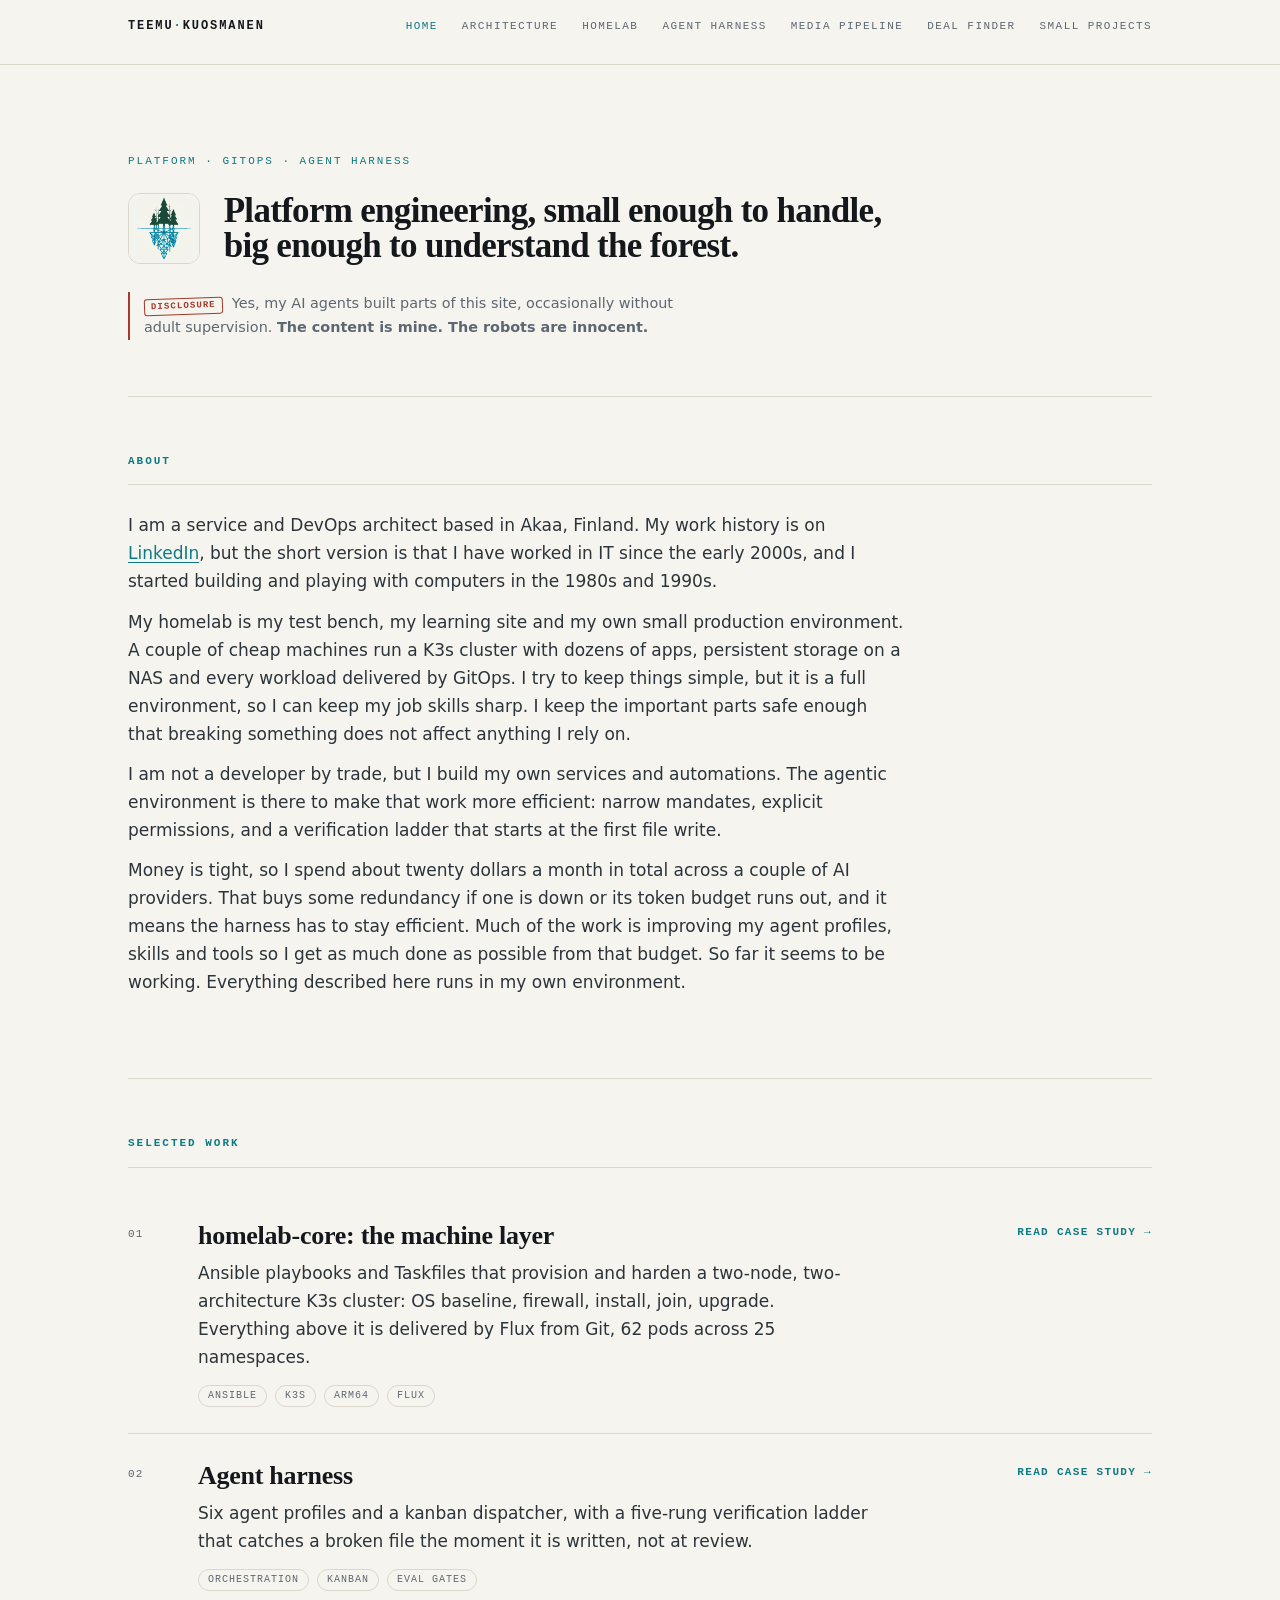
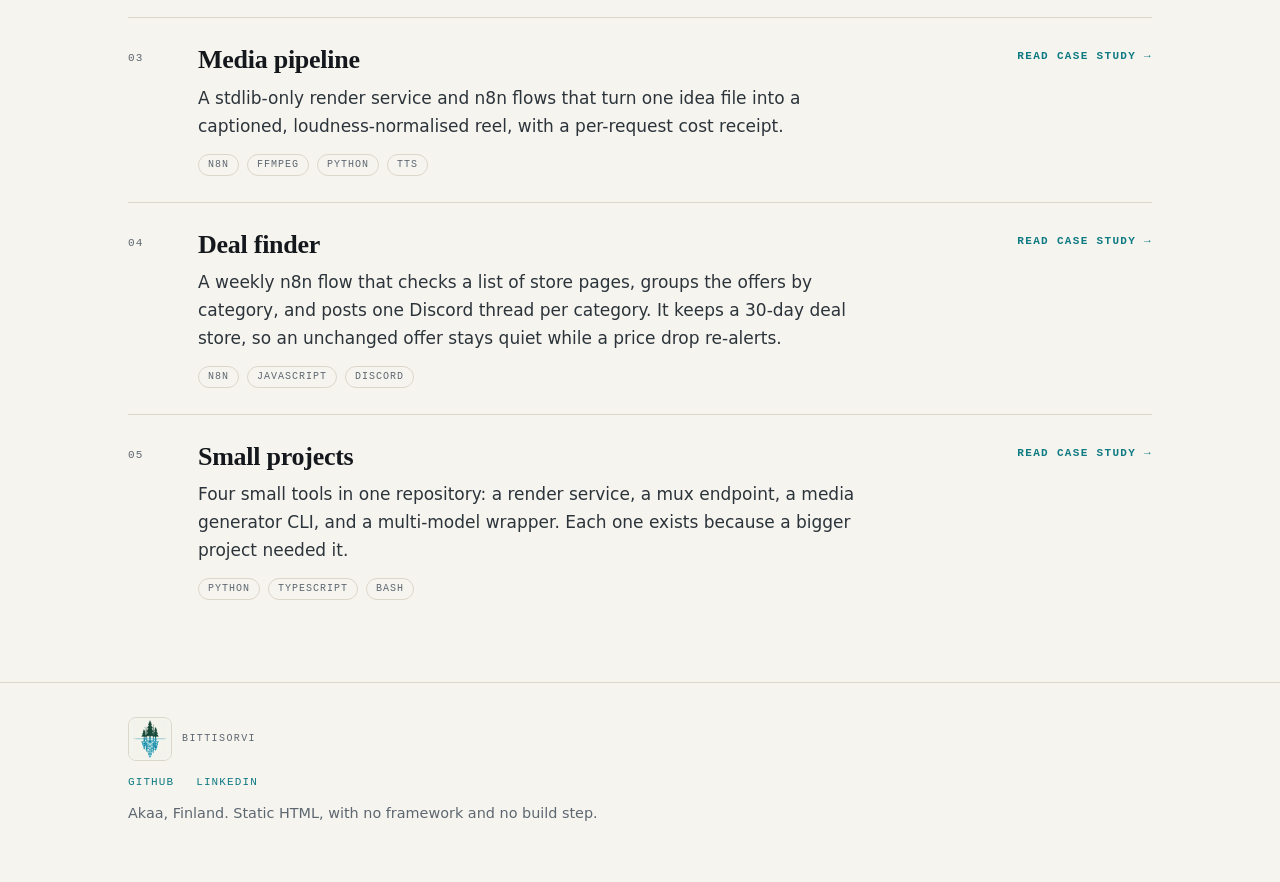
<file: index.html>
<!DOCTYPE html>
<html lang="en">
<head>
<meta charset="utf-8">
<meta name="viewport" content="width=device-width,initial-scale=1">
<title>Teemu · platform &amp; agent engineering</title>
<meta name="description" content="A multi-arch Kubernetes cluster run entirely through Git, and a fleet of AI agents shipping into it under review gates.">
<link rel="stylesheet" href="styles.css">
<meta property="og:type" content="website">
<meta property="og:site_name" content="Teemu · platform engineering">
<meta property="og:title" content="Teemu · platform &amp; agent engineering">
<meta property="og:description" content="A multi-arch Kubernetes cluster run entirely through Git, and a fleet of AI agents shipping into it under review gates.">
<meta property="og:url" content="https://bittisorvi.github.io/">
<meta property="og:image" content="https://bittisorvi.github.io/og.png">
<meta property="og:image:width" content="1200">
<meta property="og:image:height" content="630">
<meta name="twitter:card" content="summary_large_image">
<link rel="icon" href="favicon.svg" type="image/svg+xml">
</head>
<body>
<a class="skip" href="#main">Skip to content</a>

<header class="site">
  <div class="wrap">
    <a class="brand" href="index.html">TEEMU<span>·</span>KUOSMANEN</a>
    <nav aria-label="Main">
      <ul>
        <li><a href="index.html" aria-current="page">Home</a></li>
        <li><a href="architecture.html">Architecture</a></li>
        <li><a href="homelab.html">Homelab</a></li>
        <li><a href="agent-harness.html">Agent harness</a></li>
        <li><a href="media-pipeline.html">Media pipeline</a></li>
        <li><a href="deal-finder.html">Deal finder</a></li>
        <li><a href="small-projects.html">Small projects</a></li>
      </ul>
    </nav>
  </div>
</header>

<main id="main">
  <div class="wrap">

    <div class="hero">
      <p class="kicker">Platform · GitOps · Agent harness</p>
      <div class="hero-lockup">
        <img class="hero-mark" src="bittisorvi-mark.png" alt="Bittisorvi" width="100" height="100">
        <h1>Platform engineering, small enough to handle,<br>big enough to understand the forest.</h1>
      </div>
      <p class="note disclosure"><span class="stamp">Disclosure</span>Yes, my AI agents built parts of
        this site, occasionally without adult supervision. <strong>The content is mine. The robots are
        innocent.</strong></p>
    </div>

    <section aria-labelledby="about">
      <h2 id="about">About</h2>
      <div class="block">
        <p>I am a service and DevOps architect based in Akaa, Finland. My work history is on
          <a href="https://www.linkedin.com/in/teemu-kuosmanen-785186122/">LinkedIn</a>, but the short
          version is that I have worked in IT since the early 2000s, and I started building and playing
          with computers in the 1980s and 1990s.</p>
        <p>My homelab is my test bench, my learning site and my own small production environment. A
          couple of cheap machines run a K3s cluster with dozens of apps, persistent storage on a NAS and
          every workload delivered by GitOps. I try to keep things simple, but it is a full environment,
          so I can keep my job skills sharp. I keep the important parts safe enough that breaking
          something does not affect anything I rely on.</p>
        <p>I am not a developer by trade, but I build my own services and automations. The agentic
          environment is there to make that work more efficient: narrow mandates, explicit permissions,
          and a verification ladder that starts at the first file write.</p>
        <p>Money is tight, so I spend about twenty dollars a month in total across a couple of AI
          providers. That buys some redundancy if one is down or its token budget runs out, and it means
          the harness has to stay efficient. Much of the work is improving my agent profiles, skills and
          tools so I get as much done as possible from that budget. So far it seems to be working.
          Everything described here runs in my own environment.</p>
      </div>
    </section>

    <section aria-labelledby="work">
      <h2 id="work">Selected work</h2>
      <div class="rows">

        <a class="row" href="homelab.html">
          <span class="idx">01</span>
          <div>
            <h3>homelab-core: the machine layer</h3>
            <p>Ansible playbooks and Taskfiles that provision and harden a two-node, two-architecture
              K3s cluster: OS baseline, firewall, install, join, upgrade. Everything above it is
              delivered by Flux from Git, 62 pods across 25 namespaces.</p>
            <ul class="chips"><li>Ansible</li><li>K3s</li><li>ARM64</li><li>Flux</li></ul>
          </div>
          <span class="go">Read case study →</span>
        </a>

        <a class="row" href="agent-harness.html">
          <span class="idx">02</span>
          <div>
            <h3>Agent harness</h3>
            <p>Six agent profiles and a kanban dispatcher, with a five-rung verification ladder that
              catches a broken file the moment it is written, not at review.</p>
            <ul class="chips"><li>Orchestration</li><li>Kanban</li><li>Eval gates</li></ul>
          </div>
          <span class="go">Read case study →</span>
        </a>

        <a class="row" href="media-pipeline.html">
          <span class="idx">03</span>
          <div>
            <h3>Media pipeline</h3>
            <p>A stdlib-only render service and n8n flows that turn one idea file into a captioned,
              loudness-normalised reel, with a per-request cost receipt.</p>
            <ul class="chips"><li>n8n</li><li>ffmpeg</li><li>Python</li><li>TTS</li></ul>
          </div>
          <span class="go">Read case study →</span>
        </a>

        <a class="row" href="deal-finder.html">
          <span class="idx">04</span>
          <div>
            <h3>Deal finder</h3>
            <p>A weekly n8n flow that checks a list of store pages, groups the offers by category, and
              posts one Discord thread per category. It keeps a 30-day deal store, so an unchanged offer
              stays quiet while a price drop re-alerts.</p>
            <ul class="chips"><li>n8n</li><li>JavaScript</li><li>Discord</li></ul>
          </div>
          <span class="go">Read case study →</span>
        </a>

        <a class="row" href="small-projects.html">
          <span class="idx">05</span>
          <div>
            <h3>Small projects</h3>
            <p>Four small tools in one repository: a render service, a mux endpoint, a media generator
              CLI, and a multi-model wrapper. Each one exists because a bigger project needed it.</p>
            <ul class="chips"><li>Python</li><li>TypeScript</li><li>Bash</li></ul>
          </div>
          <span class="go">Read case study →</span>
        </a>

      </div>
    </section>

  </div>
</main>

<footer class="site">
  <div class="wrap">
    <div class="foot-mark">
      <img src="bittisorvi-mark.png" alt="Bittisorvi" width="44" height="44">
      <span>Bittisorvi</span>
    </div>
    <div class="links">
      <a href="https://github.com/Bittisorvi">GitHub</a>
      <a href="https://www.linkedin.com/in/teemu-kuosmanen-785186122/">LinkedIn</a>
    </div>
    <p>Akaa, Finland. Static HTML, with no framework and no build step.</p>
  </div>
</footer>

</body>
</html>
</file>
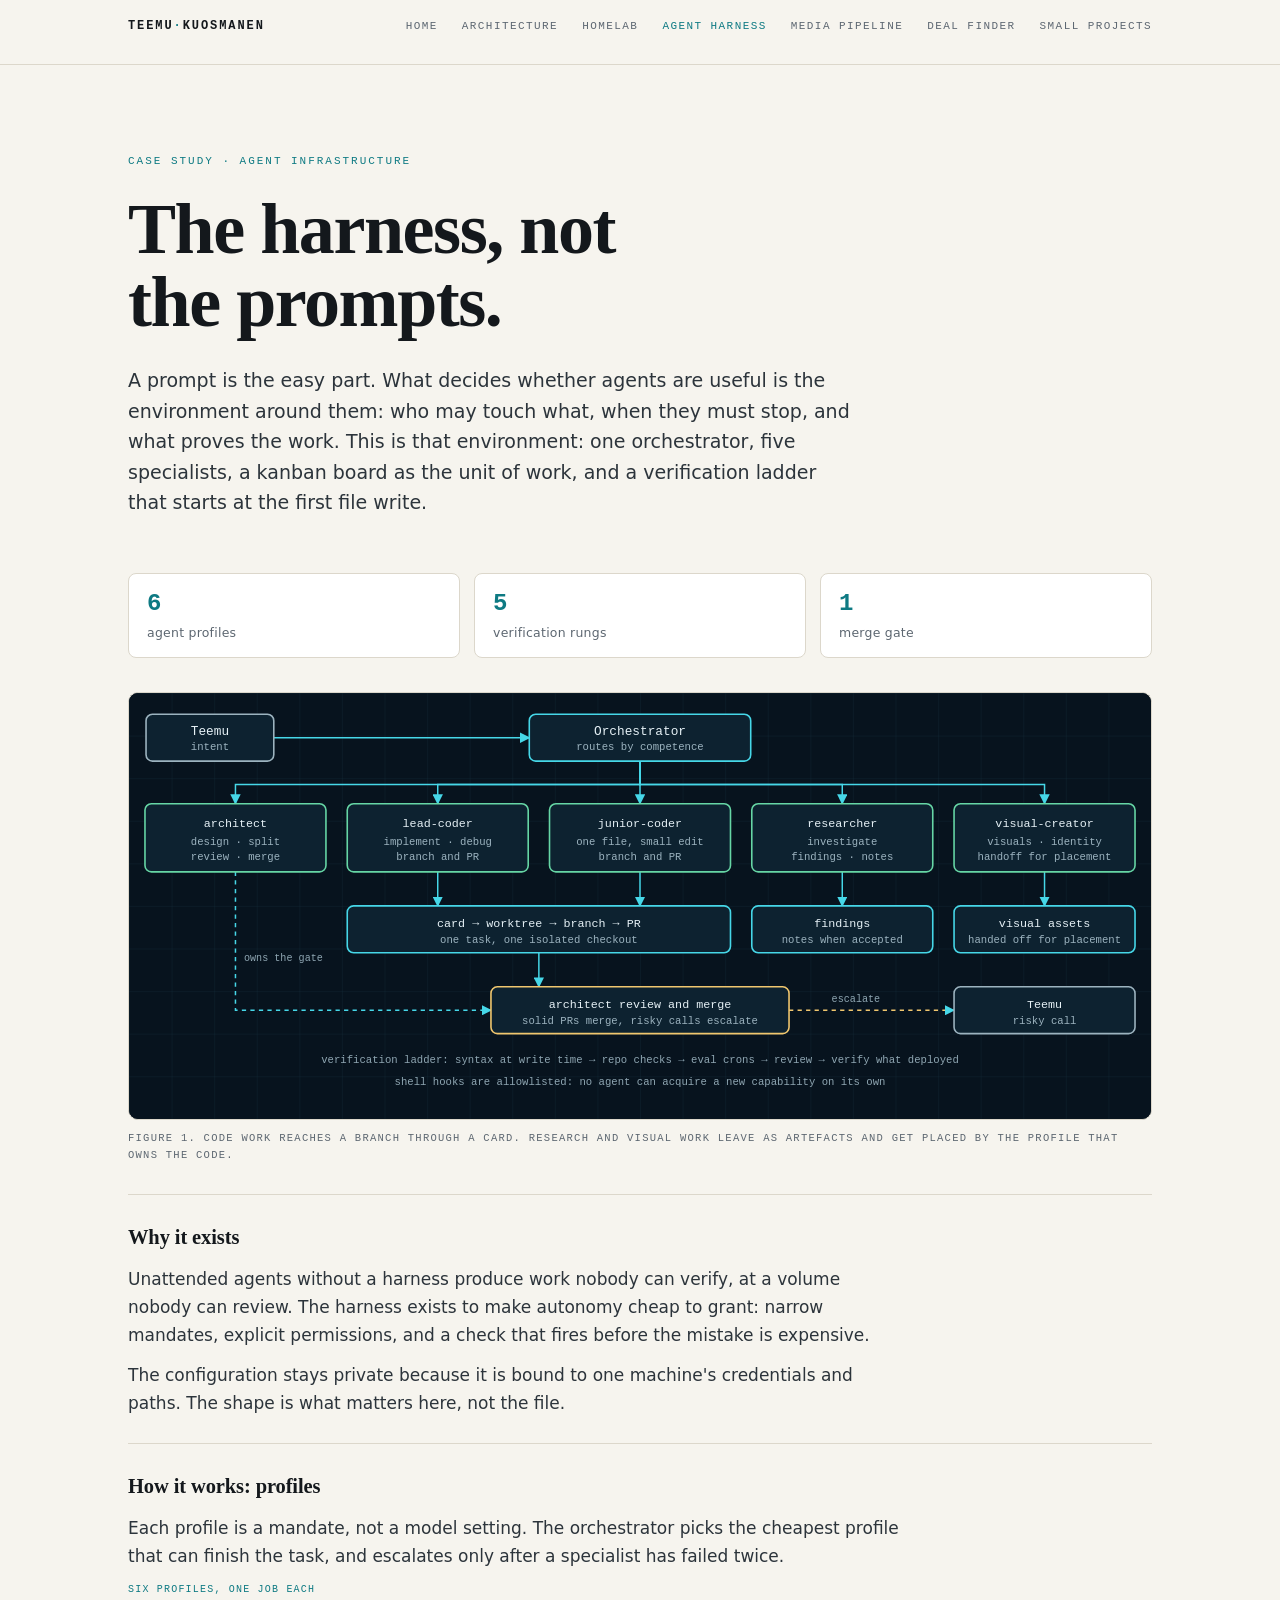
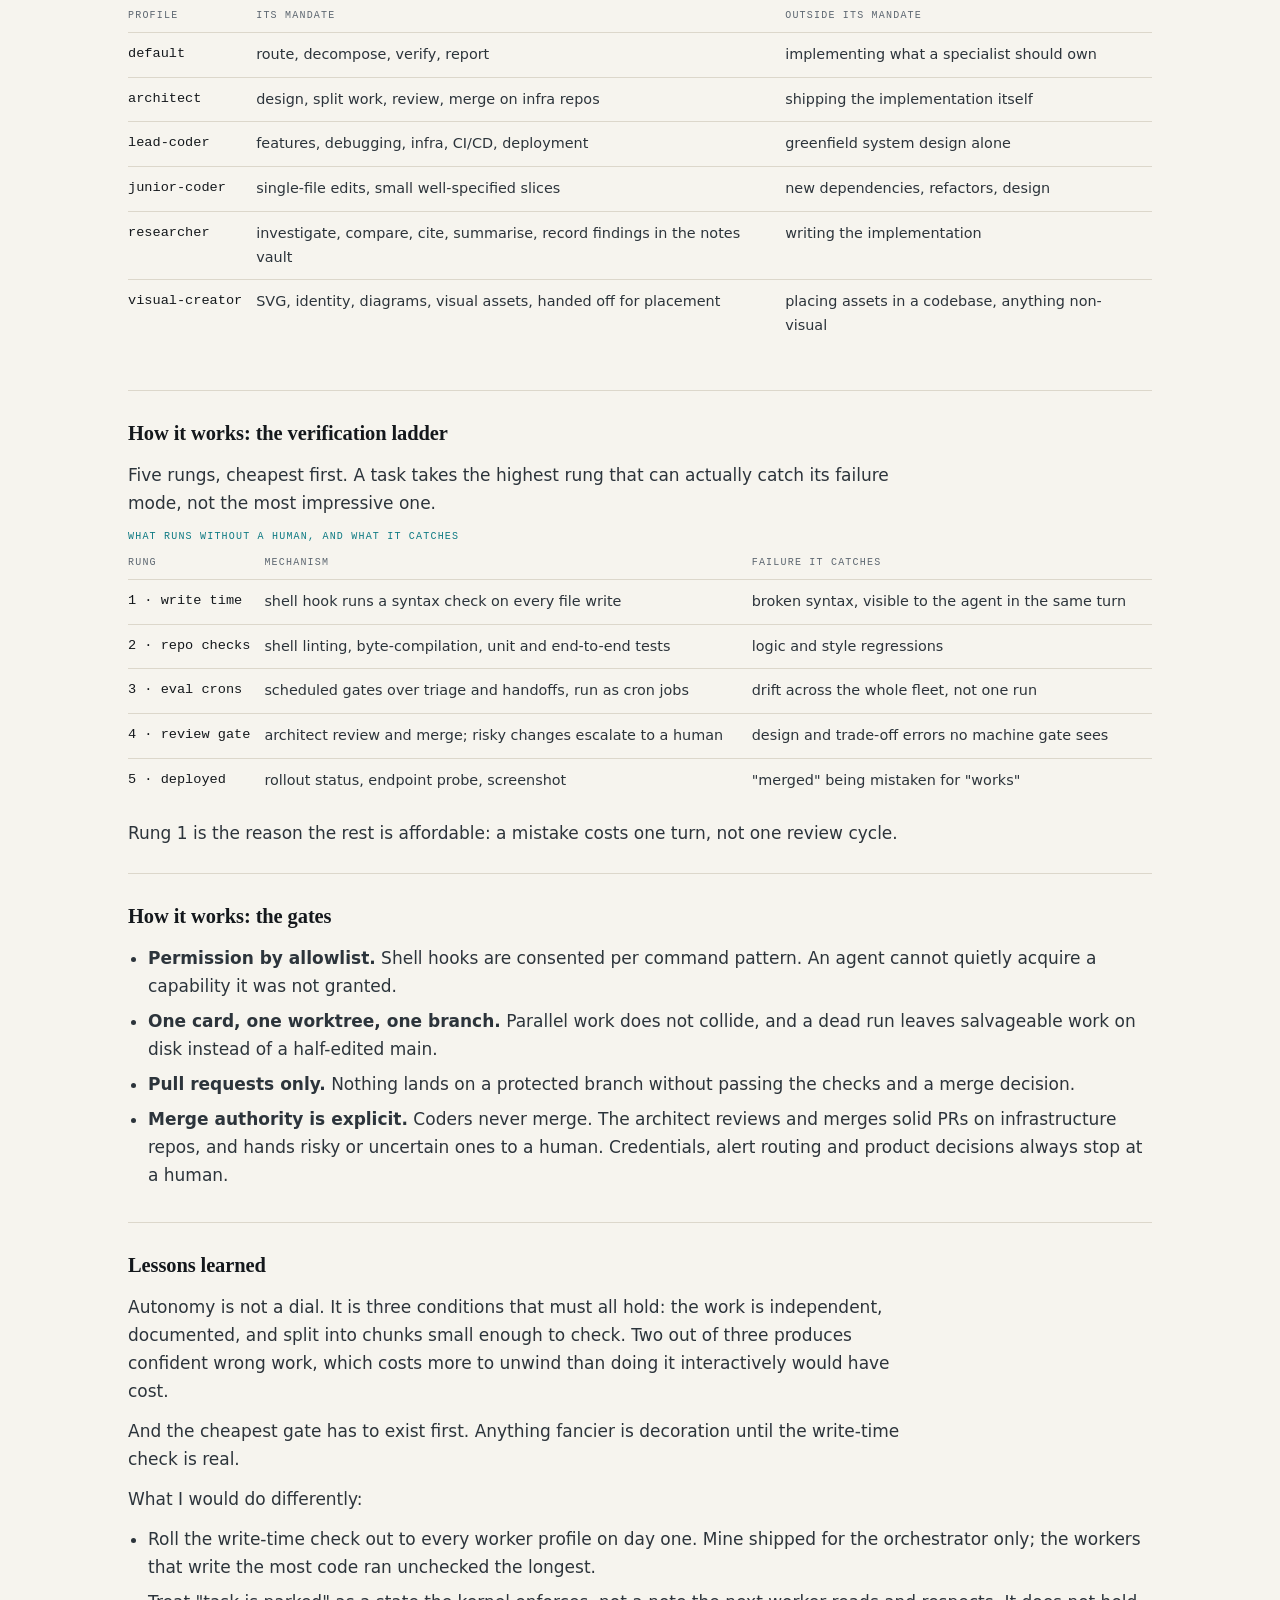
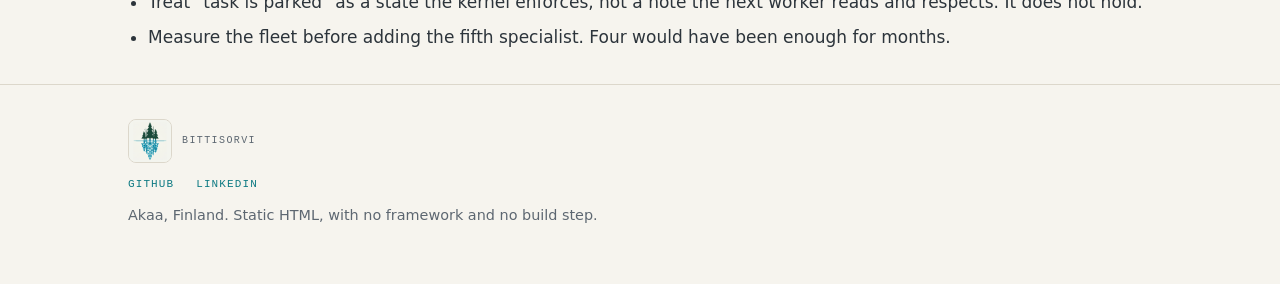
<file: agent-harness.html>
<!DOCTYPE html>
<html lang="en">
<head>
<meta charset="utf-8">
<meta name="viewport" content="width=device-width,initial-scale=1">
<title>The harness, not the prompts · Teemu</title>
<meta name="description" content="Six agent profiles, a kanban dispatcher, five verification rungs and a merge gate the architect owns.">
<link rel="stylesheet" href="styles.css">
<meta property="og:type" content="website">
<meta property="og:site_name" content="Teemu · platform engineering">
<meta property="og:title" content="The harness, not the prompts · Teemu">
<meta property="og:description" content="Six agent profiles, a kanban dispatcher, five verification rungs and a merge gate the architect owns.">
<meta property="og:url" content="https://bittisorvi.github.io/agent-harness.html">
<meta property="og:image" content="https://bittisorvi.github.io/og.png">
<meta property="og:image:width" content="1200">
<meta property="og:image:height" content="630">
<meta name="twitter:card" content="summary_large_image">
<link rel="icon" href="favicon.svg" type="image/svg+xml">
</head>
<body>
<a class="skip" href="#main">Skip to content</a>

<header class="site">
  <div class="wrap">
    <a class="brand" href="index.html">TEEMU<span>·</span>KUOSMANEN</a>
    <nav aria-label="Main">
      <ul>
        <li><a href="index.html">Home</a></li>
        <li><a href="architecture.html">Architecture</a></li>
        <li><a href="homelab.html">Homelab</a></li>
        <li><a href="agent-harness.html" aria-current="page">Agent harness</a></li>
        <li><a href="media-pipeline.html">Media pipeline</a></li>
        <li><a href="deal-finder.html">Deal finder</a></li>
        <li><a href="small-projects.html">Small projects</a></li>
      </ul>
    </nav>
  </div>
</header>

<main id="main">
  <div class="wrap">

    <div class="hero">
      <p class="kicker">Case study · Agent infrastructure</p>
      <h1>The harness, not the prompts.</h1>
      <p class="lede">A prompt is the easy part. What decides whether agents are useful is the
        environment around them: who may touch what, when they must stop, and what proves the work.
        This is that environment: one orchestrator, five specialists, a kanban board as the unit of
        work, and a verification ladder that starts at the first file write.</p>
    </div>

    <ul class="facts">
      <li class="fact"><b>6</b><span>agent profiles</span></li>
      <li class="fact"><b>5</b><span>verification rungs</span></li>
      <li class="fact"><b>1</b><span>merge gate</span></li>
    </ul>

    <div class="diagram">
<svg viewBox="0 0 960 400" role="img" aria-labelledby="diag-agents-title" xmlns="http://www.w3.org/2000/svg">
  <title id="diag-agents-title">One orchestrator routes to five specialists. Coders work through a card, a branch and a PR; the architect reviews and merges. Research and visual work leave as artefacts.</title>
  <defs>
    <marker id="ah2" viewBox="0 0 10 10" refX="9" refY="5" markerWidth="7" markerHeight="7" orient="auto-start-reverse">
      <path d="M 0 0 L 10 5 L 0 10 z" fill="#46D7E8"/>
    </marker>
    <pattern id="grid2" width="40" height="40" patternUnits="userSpaceOnUse">
      <path d="M 40 0 L 0 0 0 40" fill="none" stroke="#15303F" stroke-width="0.5"/>
    </pattern>
  </defs>

  <rect width="960" height="400" fill="#07131E"/>
  <rect width="960" height="400" fill="url(#grid2)"/>

  <!-- connectors -->
  <path class="ln" d="M136,42 L376,42" fill="none" stroke="#46D7E8" stroke-width="1.4" marker-end="url(#ah2)"/>
  <path class="ln" d="M480,64 L480,86 L100,86 L100,104" fill="none" stroke="#46D7E8" stroke-width="1.4" marker-end="url(#ah2)"/>
  <path class="ln" d="M480,64 L480,86 L290,86 L290,104" fill="none" stroke="#46D7E8" stroke-width="1.4" marker-end="url(#ah2)"/>
  <path class="ln" d="M480,64 L480,104" fill="none" stroke="#46D7E8" stroke-width="1.4" marker-end="url(#ah2)"/>
  <path class="ln" d="M480,64 L480,86 L670,86 L670,104" fill="none" stroke="#46D7E8" stroke-width="1.4" marker-end="url(#ah2)"/>
  <path class="ln" d="M480,64 L480,86 L860,86 L860,104" fill="none" stroke="#46D7E8" stroke-width="1.4" marker-end="url(#ah2)"/>

  <!-- only the coders reach the code lane -->
  <path class="ln" d="M290,168 L290,200" fill="none" stroke="#46D7E8" stroke-width="1.4" marker-end="url(#ah2)"/>
  <path class="ln" d="M480,168 L480,200" fill="none" stroke="#46D7E8" stroke-width="1.4" marker-end="url(#ah2)"/>
  <path class="ln" d="M670,168 L670,200" fill="none" stroke="#46D7E8" stroke-width="1.4" marker-end="url(#ah2)"/>
  <path class="ln" d="M860,168 L860,200" fill="none" stroke="#46D7E8" stroke-width="1.4" marker-end="url(#ah2)"/>

  <!-- the architect owns the gate; the gate escalates to a human -->
  <path class="ln" d="M100,168 L100,298 L340,298" fill="none" stroke="#46D7E8" stroke-width="1.4" stroke-dasharray="4,4" marker-end="url(#ah2)"/>
  <path class="ln" d="M385,244 L385,276" fill="none" stroke="#46D7E8" stroke-width="1.4" marker-end="url(#ah2)"/>
  <path class="ln" d="M620,298 L775,298" fill="none" stroke="#F0C66E" stroke-width="1.4" stroke-dasharray="4,4" marker-end="url(#ah2)"/>

  <g class="box" data-box="human">
    <rect x="16" y="20" width="120" height="44" rx="6" fill="#0D2230" stroke="#9CB3BF" stroke-width="1.5"/>
    <text x="76" y="39" text-anchor="middle" fill="#E6F1F6" font-family="ui-monospace,monospace" font-size="12">Teemu</text>
    <text x="76" y="54" text-anchor="middle" fill="#9CB3BF" font-family="ui-monospace,monospace" font-size="10">intent</text>
  </g>

  <g class="box" data-box="orchestrator">
    <rect x="376" y="20" width="208" height="44" rx="6" fill="#0D2230" stroke="#46D7E8" stroke-width="1.5"/>
    <text x="480" y="39" text-anchor="middle" fill="#E6F1F6" font-family="ui-monospace,monospace" font-size="12">Orchestrator</text>
    <text x="480" y="54" text-anchor="middle" fill="#9CB3BF" font-family="ui-monospace,monospace" font-size="10">routes by competence</text>
  </g>

  <g class="box" data-box="architect">
    <rect x="15" y="104" width="170" height="64" rx="6" fill="#0D2230" stroke="#66D6A5" stroke-width="1.5"/>
    <text x="100" y="126" text-anchor="middle" fill="#E6F1F6" font-family="ui-monospace,monospace" font-size="11">architect</text>
    <text x="100" y="143" text-anchor="middle" fill="#9CB3BF" font-family="ui-monospace,monospace" font-size="10">design · split</text>
    <text x="100" y="157" text-anchor="middle" fill="#9CB3BF" font-family="ui-monospace,monospace" font-size="10">review · merge</text>
  </g>

  <g class="box" data-box="lead-coder">
    <rect x="205" y="104" width="170" height="64" rx="6" fill="#0D2230" stroke="#66D6A5" stroke-width="1.5"/>
    <text x="290" y="126" text-anchor="middle" fill="#E6F1F6" font-family="ui-monospace,monospace" font-size="11">lead-coder</text>
    <text x="290" y="143" text-anchor="middle" fill="#9CB3BF" font-family="ui-monospace,monospace" font-size="10">implement · debug</text>
    <text x="290" y="157" text-anchor="middle" fill="#9CB3BF" font-family="ui-monospace,monospace" font-size="10">branch and PR</text>
  </g>

  <g class="box" data-box="junior-coder">
    <rect x="395" y="104" width="170" height="64" rx="6" fill="#0D2230" stroke="#66D6A5" stroke-width="1.5"/>
    <text x="480" y="126" text-anchor="middle" fill="#E6F1F6" font-family="ui-monospace,monospace" font-size="11">junior-coder</text>
    <text x="480" y="143" text-anchor="middle" fill="#9CB3BF" font-family="ui-monospace,monospace" font-size="10">one file, small edit</text>
    <text x="480" y="157" text-anchor="middle" fill="#9CB3BF" font-family="ui-monospace,monospace" font-size="10">branch and PR</text>
  </g>

  <g class="box" data-box="researcher">
    <rect x="585" y="104" width="170" height="64" rx="6" fill="#0D2230" stroke="#66D6A5" stroke-width="1.5"/>
    <text x="670" y="126" text-anchor="middle" fill="#E6F1F6" font-family="ui-monospace,monospace" font-size="11">researcher</text>
    <text x="670" y="143" text-anchor="middle" fill="#9CB3BF" font-family="ui-monospace,monospace" font-size="10">investigate</text>
    <text x="670" y="157" text-anchor="middle" fill="#9CB3BF" font-family="ui-monospace,monospace" font-size="10">findings · notes</text>
  </g>

  <g class="box" data-box="visual">
    <rect x="775" y="104" width="170" height="64" rx="6" fill="#0D2230" stroke="#66D6A5" stroke-width="1.5"/>
    <text x="860" y="126" text-anchor="middle" fill="#E6F1F6" font-family="ui-monospace,monospace" font-size="11">visual-creator</text>
    <text x="860" y="143" text-anchor="middle" fill="#9CB3BF" font-family="ui-monospace,monospace" font-size="10">visuals · identity</text>
    <text x="860" y="157" text-anchor="middle" fill="#9CB3BF" font-family="ui-monospace,monospace" font-size="10">handoff for placement</text>
  </g>

  <g class="box" data-box="pipeline">
    <rect x="205" y="200" width="360" height="44" rx="6" fill="#0D2230" stroke="#46D7E8" stroke-width="1.5"/>
    <text x="385" y="220" text-anchor="middle" fill="#E6F1F6" font-family="ui-monospace,monospace" font-size="11">card → worktree → branch → PR</text>
    <text x="385" y="235" text-anchor="middle" fill="#9CB3BF" font-family="ui-monospace,monospace" font-size="10">one task, one isolated checkout</text>
  </g>

  <g class="box" data-box="findings">
    <rect x="585" y="200" width="170" height="44" rx="6" fill="#0D2230" stroke="#46D7E8" stroke-width="1.5"/>
    <text x="670" y="220" text-anchor="middle" fill="#E6F1F6" font-family="ui-monospace,monospace" font-size="11">findings</text>
    <text x="670" y="235" text-anchor="middle" fill="#9CB3BF" font-family="ui-monospace,monospace" font-size="10">notes when accepted</text>
  </g>

  <g class="box" data-box="assets">
    <rect x="775" y="200" width="170" height="44" rx="6" fill="#0D2230" stroke="#46D7E8" stroke-width="1.5"/>
    <text x="860" y="220" text-anchor="middle" fill="#E6F1F6" font-family="ui-monospace,monospace" font-size="11">visual assets</text>
    <text x="860" y="235" text-anchor="middle" fill="#9CB3BF" font-family="ui-monospace,monospace" font-size="10">handed off for placement</text>
  </g>

  <g class="box" data-box="gate">
    <rect x="340" y="276" width="280" height="44" rx="6" fill="#0D2230" stroke="#F0C66E" stroke-width="1.5"/>
    <text x="480" y="296" text-anchor="middle" fill="#E6F1F6" font-family="ui-monospace,monospace" font-size="11">architect review and merge</text>
    <text x="480" y="311" text-anchor="middle" fill="#9CB3BF" font-family="ui-monospace,monospace" font-size="10">solid PRs merge, risky calls escalate</text>
  </g>

  <g class="box" data-box="human-escalation">
    <rect x="775" y="276" width="170" height="44" rx="6" fill="#0D2230" stroke="#9CB3BF" stroke-width="1.5"/>
    <text x="860" y="296" text-anchor="middle" fill="#E6F1F6" font-family="ui-monospace,monospace" font-size="11">Teemu</text>
    <text x="860" y="311" text-anchor="middle" fill="#9CB3BF" font-family="ui-monospace,monospace" font-size="10">risky call</text>
  </g>

  <text x="108" y="252" fill="#8FA6B2" font-family="ui-monospace,monospace" font-size="9.5">owns the gate</text>
  <text x="660" y="290" fill="#8FA6B2" font-family="ui-monospace,monospace" font-size="9.5">escalate</text>

  <text x="480" y="348" text-anchor="middle" fill="#8FA6B2" font-family="ui-monospace,monospace" font-size="10">verification ladder: syntax at write time → repo checks → eval crons → review → verify what deployed</text>
  <text x="480" y="368" text-anchor="middle" fill="#8FA6B2" font-family="ui-monospace,monospace" font-size="10">shell hooks are allowlisted: no agent can acquire a new capability on its own</text>
</svg>
    </div>
    <p class="figcap">Figure 1. Code work reaches a branch through a card. Research and visual work leave as
      artefacts and get placed by the profile that owns the code.</p>

    <div class="block">
      <h3>Why it exists</h3>
      <p>Unattended agents without a harness produce work nobody can verify, at a volume nobody can
        review. The harness exists to make autonomy cheap to grant: narrow mandates, explicit
        permissions, and a check that fires before the mistake is expensive.</p>
      <p>The configuration stays private because it is bound to one machine's credentials and paths.
        The shape is what matters here, not the file.</p>
    </div>

    <div class="block">
      <h3>How it works: profiles</h3>
      <p>Each profile is a mandate, not a model setting. The orchestrator picks the cheapest profile
        that can finish the task, and escalates only after a specialist has failed twice.</p>
      <table class="spec">
        <caption>Six profiles, one job each</caption>
        <thead><tr><th>Profile</th><th>Its mandate</th><th>Outside its mandate</th></tr></thead>
        <tbody>
          <tr><td>default</td><td>route, decompose, verify, report</td><td>implementing what a specialist should own</td></tr>
          <tr><td>architect</td><td>design, split work, review, merge on infra repos</td><td>shipping the implementation itself</td></tr>
          <tr><td>lead-coder</td><td>features, debugging, infra, CI/CD, deployment</td><td>greenfield system design alone</td></tr>
          <tr><td>junior-coder</td><td>single-file edits, small well-specified slices</td><td>new dependencies, refactors, design</td></tr>
          <tr><td>researcher</td><td>investigate, compare, cite, summarise, record findings in the notes vault</td><td>writing the implementation</td></tr>
          <tr><td>visual-creator</td><td>SVG, identity, diagrams, visual assets, handed off for placement</td><td>placing assets in a codebase, anything non-visual</td></tr>
        </tbody>
      </table>
    </div>

    <div class="block">
      <h3>How it works: the verification ladder</h3>
      <p>Five rungs, cheapest first. A task takes the highest rung that can actually catch its failure
        mode, not the most impressive one.</p>
      <table class="spec">
        <caption>What runs without a human, and what it catches</caption>
        <thead><tr><th>Rung</th><th>Mechanism</th><th>Failure it catches</th></tr></thead>
        <tbody>
          <tr><td>1 · write time</td><td>shell hook runs a syntax check on every file write</td><td>broken syntax, visible to the agent in the same turn</td></tr>
          <tr><td>2 · repo checks</td><td>shell linting, byte-compilation, unit and end-to-end tests</td><td>logic and style regressions</td></tr>
          <tr><td>3 · eval crons</td><td>scheduled gates over triage and handoffs, run as cron jobs</td><td>drift across the whole fleet, not one run</td></tr>
          <tr><td>4 · review gate</td><td>architect review and merge; risky changes escalate to a human</td><td>design and trade-off errors no machine gate sees</td></tr>
          <tr><td>5 · deployed</td><td>rollout status, endpoint probe, screenshot</td><td>"merged" being mistaken for "works"</td></tr>
        </tbody>
      </table>
      <p>Rung 1 is the reason the rest is affordable: a mistake costs one turn, not one review cycle.</p>
    </div>

    <div class="block">
      <h3>How it works: the gates</h3>
      <ul>
        <li><strong>Permission by allowlist.</strong> Shell hooks are consented per command pattern. An
          agent cannot quietly acquire a capability it was not granted.</li>
        <li><strong>One card, one worktree, one branch.</strong> Parallel work does not collide, and a
          dead run leaves salvageable work on disk instead of a half-edited main.</li>
        <li><strong>Pull requests only.</strong> Nothing lands on a protected branch without passing the
          checks and a merge decision.</li>
        <li><strong>Merge authority is explicit.</strong> Coders never merge. The architect reviews and
          merges solid PRs on infrastructure repos, and hands risky or uncertain ones to a human.
          Credentials, alert routing and product decisions always stop at a human.</li>
      </ul>
    </div>

    <div class="block">
      <h3>Lessons learned</h3>
      <p>Autonomy is not a dial. It is three conditions that must all hold: the work is independent,
        documented, and split into chunks small enough to check. Two out of three produces confident
        wrong work, which costs more to unwind than doing it interactively would have cost.</p>
      <p>And the cheapest gate has to exist first. Anything fancier is decoration until the write-time
        check is real.</p>
      <p>What I would do differently:</p>
      <ul>
        <li>Roll the write-time check out to every worker profile on day one. Mine shipped for the
          orchestrator only; the workers that write the most code ran unchecked the longest.</li>
        <li>Treat "task is parked" as a state the kernel enforces, not a note the next worker reads and
          respects. It does not hold.</li>
        <li>Measure the fleet before adding the fifth specialist. Four would have been enough for
          months.</li>
      </ul>
    </div>

  </div>
</main>

<footer class="site">
  <div class="wrap">
    <div class="foot-mark">
      <img src="bittisorvi-mark.png" alt="Bittisorvi" width="44" height="44">
      <span>Bittisorvi</span>
    </div>
    <div class="links">
      <a href="https://github.com/Bittisorvi">GitHub</a>
      <a href="https://www.linkedin.com/in/teemu-kuosmanen-785186122/">LinkedIn</a>
    </div>
    <p>Akaa, Finland. Static HTML, with no framework and no build step.</p>
  </div>
</footer>

</body>
</html>
</file>
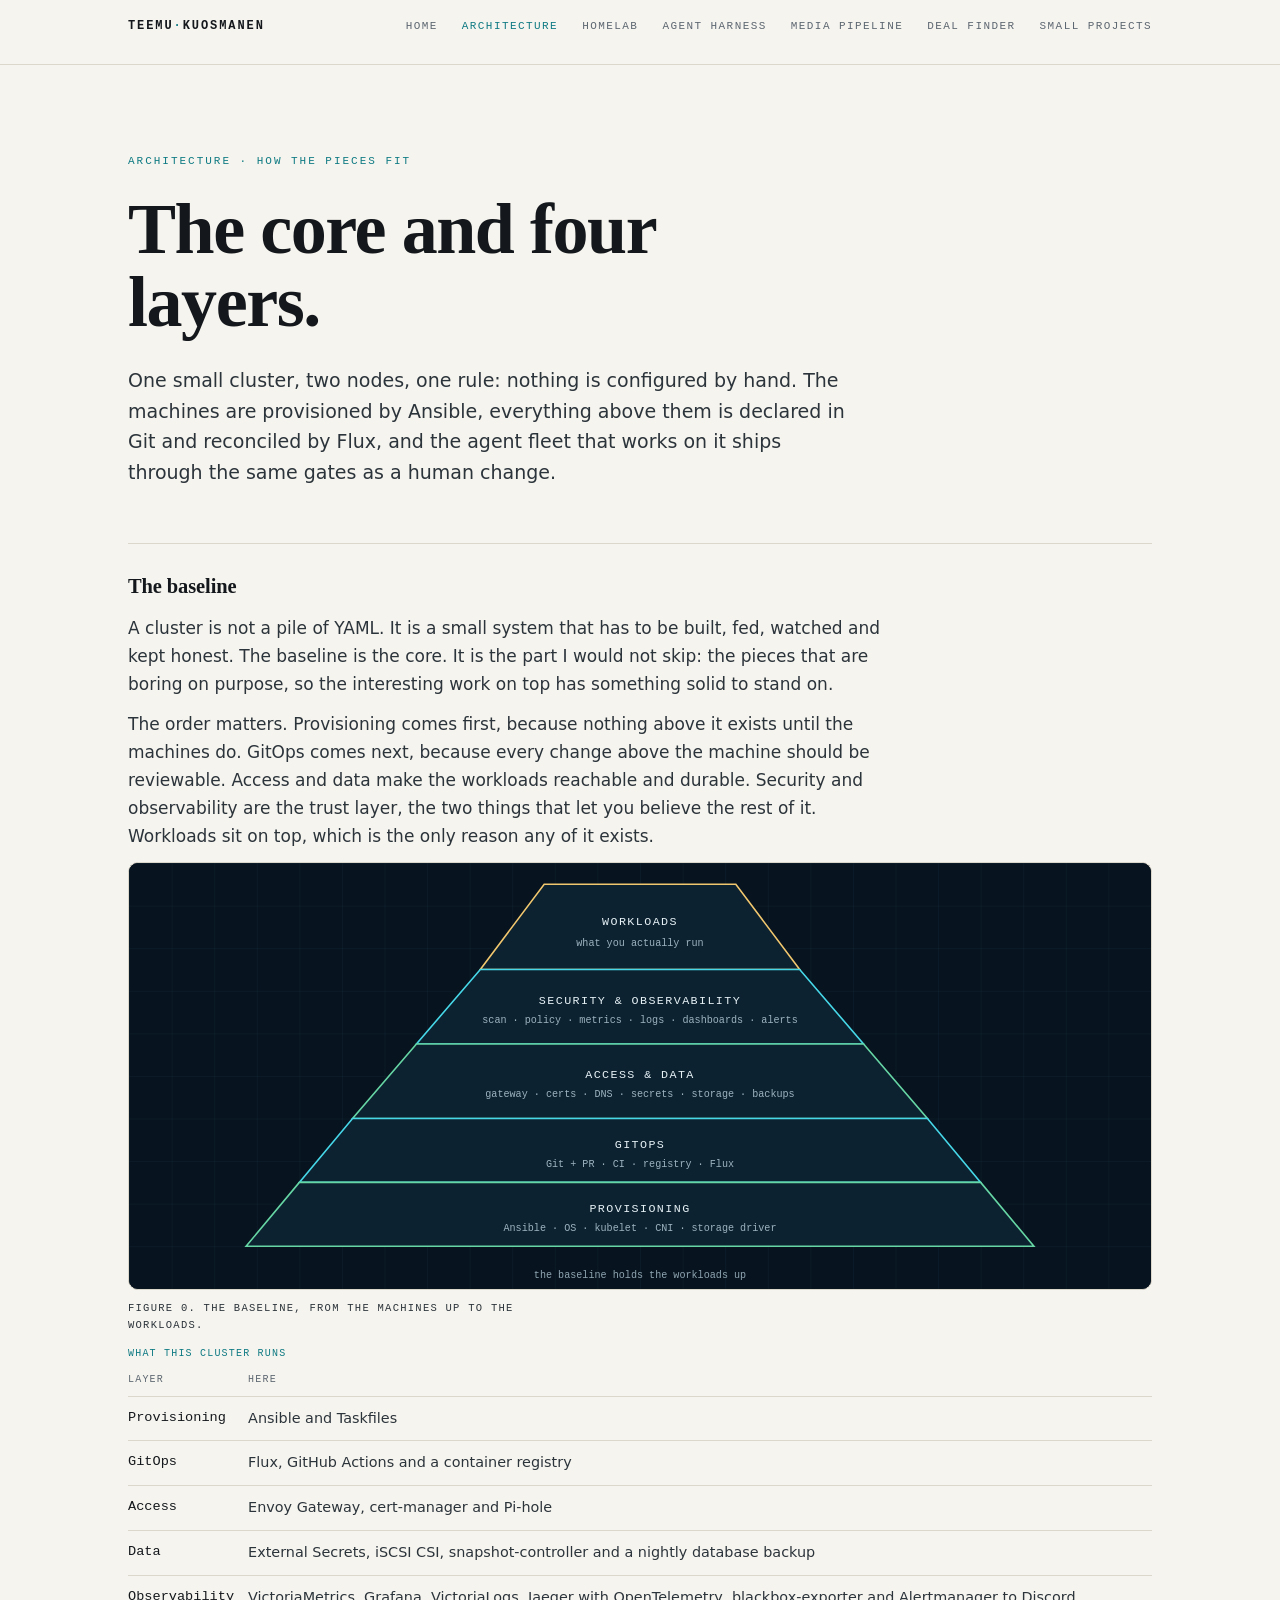
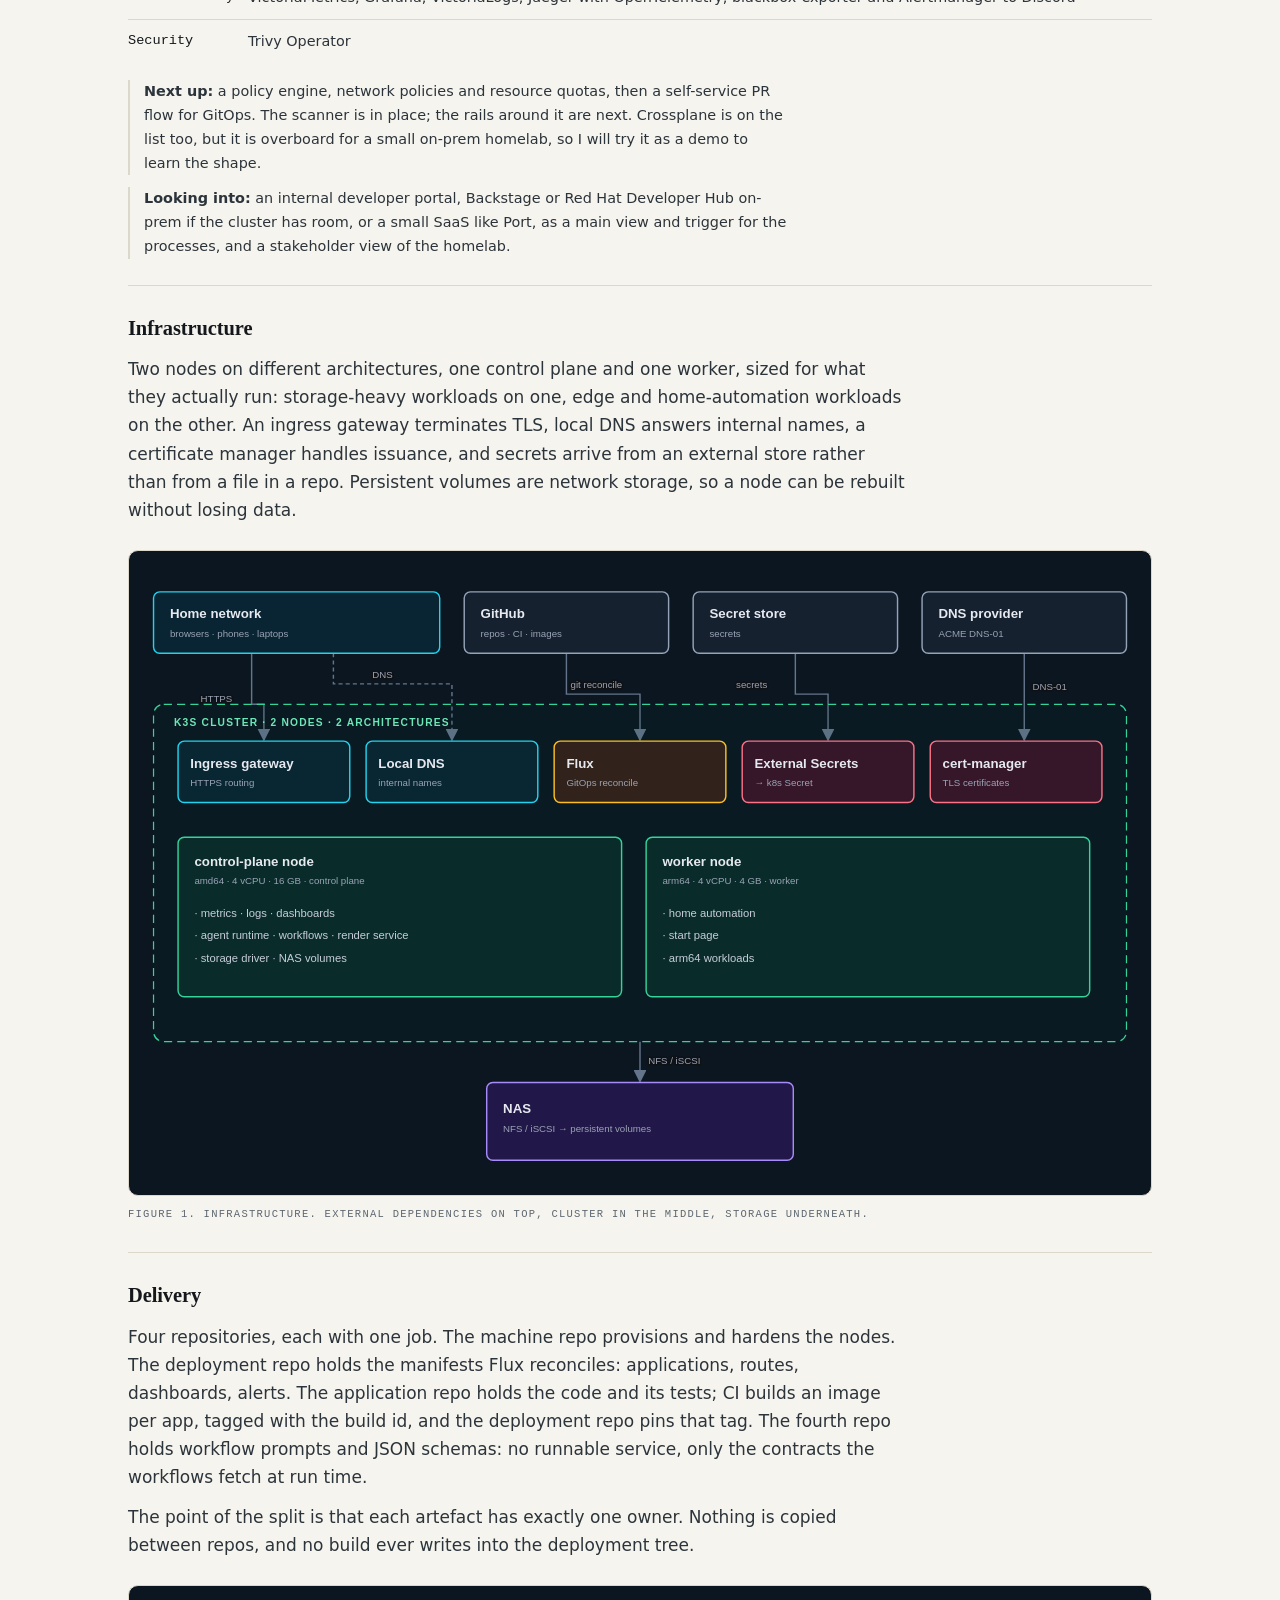
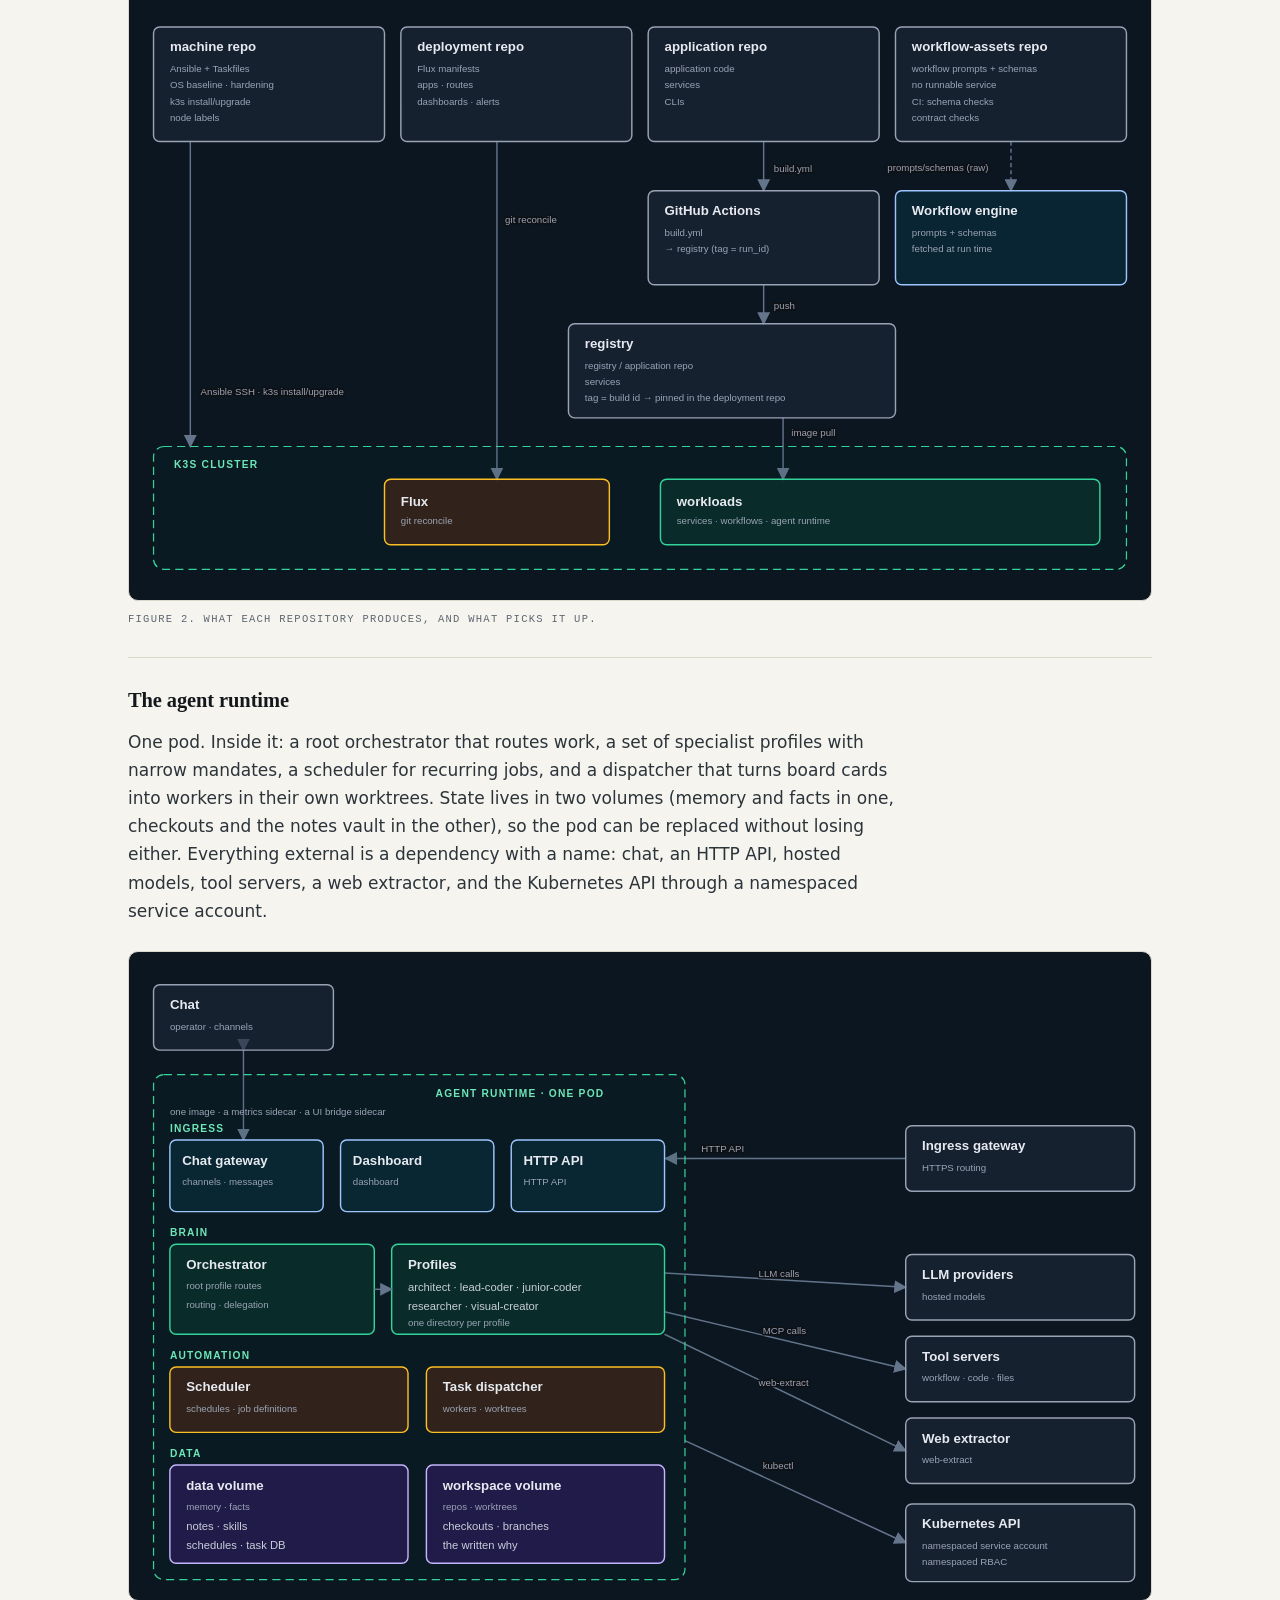
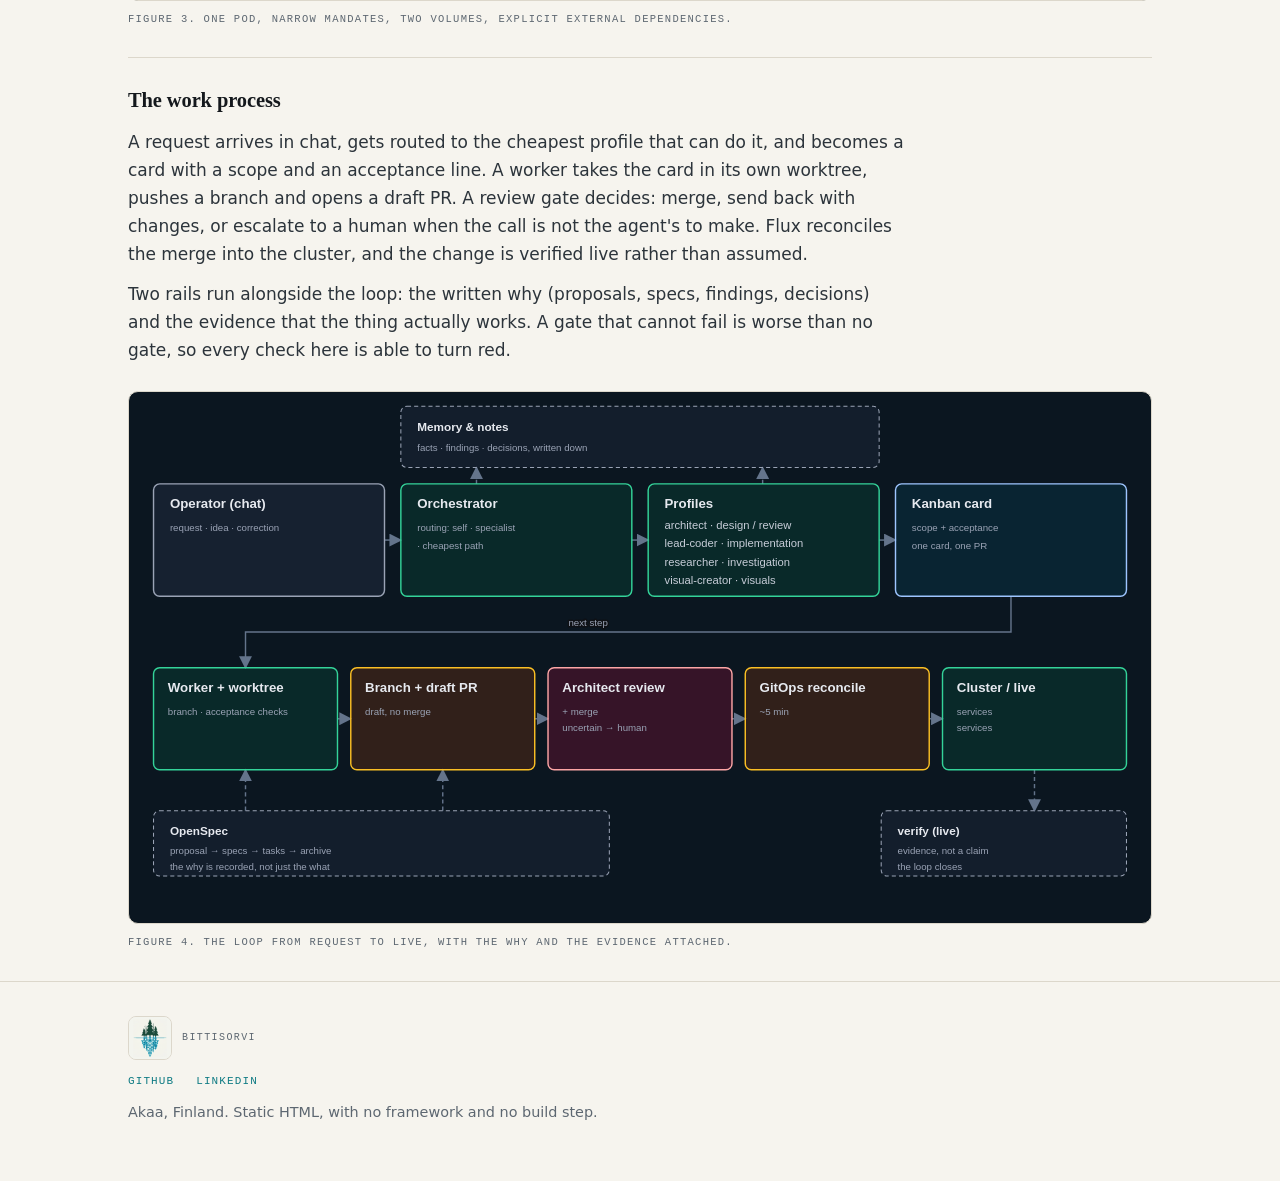
<file: architecture.html>
<!DOCTYPE html>
<html lang="en">
<head>
<meta charset="utf-8">
<meta name="viewport" content="width=device-width,initial-scale=1">
<title>Architecture · Teemu</title>
<meta name="description" content="The baseline every cluster needs, then four layers of a small self-hosted platform: machines, delivery, agent runtime and the work process that changes any of it.">
<link rel="stylesheet" href="styles.css">
<meta property="og:type" content="website">
<meta property="og:site_name" content="Teemu · platform engineering">
<meta property="og:title" content="Architecture · Teemu">
<meta property="og:description" content="The baseline every cluster needs, then four layers of a small self-hosted platform: machines, delivery, agent runtime and the work process that changes any of it.">
<meta property="og:url" content="https://bittisorvi.github.io/architecture.html">
<meta property="og:image" content="https://bittisorvi.github.io/og.png">
<meta property="og:image:width" content="1200">
<meta property="og:image:height" content="630">
<meta name="twitter:card" content="summary_large_image">
<link rel="icon" href="favicon.svg" type="image/svg+xml">
</head>
<body>
<a class="skip" href="#main">Skip to content</a>

<header class="site">
  <div class="wrap">
    <a class="brand" href="index.html">TEEMU<span>·</span>KUOSMANEN</a>
    <nav aria-label="Main">
      <ul>
        <li><a href="index.html">Home</a></li>
        <li><a href="architecture.html" aria-current="page">Architecture</a></li>
        <li><a href="homelab.html">Homelab</a></li>
        <li><a href="agent-harness.html">Agent harness</a></li>
        <li><a href="media-pipeline.html">Media pipeline</a></li>
        <li><a href="deal-finder.html">Deal finder</a></li>
        <li><a href="small-projects.html">Small projects</a></li>
      </ul>
    </nav>
  </div>
</header>

<main id="main">
  <div class="wrap">

    <div class="hero">
      <p class="kicker">Architecture · how the pieces fit</p>
      <h1>The core and four layers.</h1>
      <p class="lede">One small cluster, two nodes, one rule: nothing is configured by hand. The machines are
        provisioned by Ansible, everything above them is declared in Git and reconciled by Flux, and the
        agent fleet that works on it ships through the same gates as a human change.</p>
    </div>

    <div class="block">
      <h3>The baseline</h3>
      <p>A cluster is not a pile of YAML. It is a small system that has to be built, fed, watched and
        kept honest. The baseline is the core. It is the part I would not skip: the pieces that are
        boring on purpose, so the interesting work on top has something solid to stand on.</p>
      <p>The order matters. Provisioning comes first, because nothing above it exists until the
        machines do. GitOps comes next, because every change above the machine should be reviewable.
        Access and data make the workloads reachable and durable. Security and observability are the
        trust layer, the two things that let you believe the rest of it. Workloads sit on top, which is
        the only reason any of it exists.</p>
      <div class="diagram">
<svg viewBox="0 0 960 400" role="img" aria-labelledby="diag-baseline-title" xmlns="http://www.w3.org/2000/svg">
  <title id="diag-baseline-title">The baseline as a five-tier pyramid: provisioning at the base, then GitOps, access and data, security and observability, and workloads at the top.</title>
  <defs>
    <pattern id="grid5" width="40" height="40" patternUnits="userSpaceOnUse">
      <path d="M 40 0 L 0 0 0 40" fill="none" stroke="#15303F" stroke-width="0.5"/>
    </pattern>
  </defs>

  <rect width="960" height="400" fill="#07131E"/>
  <rect width="960" height="400" fill="url(#grid5)"/>

  <g class="box" data-box="workloads">
    <polygon points="390,20 570,20 630,100 330,100" fill="#0D2230" stroke="#F0C66E" stroke-width="1.5"/>
    <text x="480" y="58" text-anchor="middle" fill="#E6F1F6" font-family="ui-monospace,monospace" font-size="11" letter-spacing=".12em">WORKLOADS</text>
    <text x="480" y="78" text-anchor="middle" fill="#9CB3BF" font-family="ui-monospace,monospace" font-size="9.5">what you actually run</text>
  </g>

  <g class="box" data-box="security-observability">
    <polygon points="330,100 630,100 690,170 270,170" fill="#0D2230" stroke="#46D7E8" stroke-width="1.5"/>
    <text x="480" y="132" text-anchor="middle" fill="#E6F1F6" font-family="ui-monospace,monospace" font-size="11" letter-spacing=".12em">SECURITY &amp; OBSERVABILITY</text>
    <text x="480" y="150" text-anchor="middle" fill="#9CB3BF" font-family="ui-monospace,monospace" font-size="9.5">scan · policy · metrics · logs · dashboards · alerts</text>
  </g>

  <g class="box" data-box="access-data">
    <polygon points="270,170 690,170 750,240 210,240" fill="#0D2230" stroke="#66D6A5" stroke-width="1.5"/>
    <text x="480" y="202" text-anchor="middle" fill="#E6F1F6" font-family="ui-monospace,monospace" font-size="11" letter-spacing=".12em">ACCESS &amp; DATA</text>
    <text x="480" y="220" text-anchor="middle" fill="#9CB3BF" font-family="ui-monospace,monospace" font-size="9.5">gateway · certs · DNS · secrets · storage · backups</text>
  </g>

  <g class="box" data-box="gitops">
    <polygon points="210,240 750,240 800,300 160,300" fill="#0D2230" stroke="#46D7E8" stroke-width="1.5"/>
    <text x="480" y="268" text-anchor="middle" fill="#E6F1F6" font-family="ui-monospace,monospace" font-size="11" letter-spacing=".12em">GITOPS</text>
    <text x="480" y="286" text-anchor="middle" fill="#9CB3BF" font-family="ui-monospace,monospace" font-size="9.5">Git + PR · CI · registry · Flux</text>
  </g>

  <g class="box" data-box="provisioning">
    <polygon points="160,300 800,300 850,360 110,360" fill="#0D2230" stroke="#66D6A5" stroke-width="1.5"/>
    <text x="480" y="328" text-anchor="middle" fill="#E6F1F6" font-family="ui-monospace,monospace" font-size="11" letter-spacing=".12em">PROVISIONING</text>
    <text x="480" y="346" text-anchor="middle" fill="#9CB3BF" font-family="ui-monospace,monospace" font-size="9.5">Ansible · OS · kubelet · CNI · storage driver</text>
  </g>

  <text x="480" y="390" text-anchor="middle" fill="#8FA6B2" font-family="ui-monospace,monospace" font-size="9.5">the baseline holds the workloads up</text>
</svg>
      </div>
      <p class="figcap">Figure 0. The baseline, from the machines up to the workloads.</p>
      <table class="spec">
        <caption>What this cluster runs</caption>
        <thead><tr><th>Layer</th><th>Here</th></tr></thead>
        <tbody>
          <tr><td>Provisioning</td><td>Ansible and Taskfiles</td></tr>
          <tr><td>GitOps</td><td>Flux, GitHub Actions and a container registry</td></tr>
          <tr><td>Access</td><td>Envoy Gateway, cert-manager and Pi-hole</td></tr>
          <tr><td>Data</td><td>External Secrets, iSCSI CSI, snapshot-controller and a nightly database backup</td></tr>
          <tr><td>Observability</td><td>VictoriaMetrics, Grafana, VictoriaLogs, Jaeger with OpenTelemetry, blackbox-exporter and Alertmanager to Discord</td></tr>
          <tr><td>Security</td><td>Trivy Operator</td></tr>
        </tbody>
      </table>
      <p class="note"><strong>Next up:</strong> a policy engine, network policies and resource quotas,
        then a self-service PR flow for GitOps. The scanner is in place; the rails around it are next.
        Crossplane is on the list too, but it is overboard for a small on-prem homelab, so I will try
        it as a demo to learn the shape.</p>
      <p class="note"><strong>Looking into:</strong> an internal developer portal, Backstage or Red Hat
        Developer Hub on-prem if the cluster has room, or a small SaaS like Port, as a main view and
        trigger for the processes, and a stakeholder view of the homelab.</p>
    </div>

    <div class="block">
      <h3>Infrastructure</h3>
      <p>Two nodes on different architectures, one control plane and one worker, sized for what they actually
        run: storage-heavy workloads on one, edge and home-automation workloads on the other. An ingress
        gateway terminates TLS, local DNS answers internal names, a certificate manager handles issuance, and
        secrets arrive from an external store rather than from a file in a repo. Persistent volumes are
        network storage, so a node can be rebuilt without losing data.</p>
    </div>
    <div class="diagram">
      <img src="arch/arch-infra.svg" alt="Home network, Git hosting, secret store and DNS provider above a two-node cluster with ingress, local DNS, GitOps, external secrets and certificate management, with network storage underneath.">
    </div>
    <p class="figcap">Figure 1. Infrastructure. External dependencies on top, cluster in the middle, storage
      underneath.</p>

    <div class="block">
      <h3>Delivery</h3>
      <p>Four repositories, each with one job. The machine repo provisions and hardens the nodes. The deployment
        repo holds the manifests Flux reconciles: applications, routes, dashboards, alerts. The application repo
        holds the code and its tests; CI builds an image per app, tagged with the build id, and the deployment
        repo pins that tag. The fourth repo holds workflow prompts and JSON schemas: no runnable service, only
        the contracts the workflows fetch at run time.</p>
      <p>The point of the split is that each artefact has exactly one owner. Nothing is copied between repos,
        and no build ever writes into the deployment tree.</p>
    </div>
    <div class="diagram">
      <img src="arch/arch-repos.svg" alt="Machine, deployment, application and workflow-asset repositories feeding CI, a registry, and the cluster through GitOps.">
    </div>
    <p class="figcap">Figure 2. What each repository produces, and what picks it up.</p>

    <div class="block">
      <h3>The agent runtime</h3>
      <p>One pod. Inside it: a root orchestrator that routes work, a set of specialist profiles with narrow
        mandates, a scheduler for recurring jobs, and a dispatcher that turns board cards into workers in their
        own worktrees. State lives in two volumes (memory and facts in one, checkouts and the notes vault in
        the other), so the pod can be replaced without losing either. Everything external is a dependency with a
        name: chat, an HTTP API, hosted models, tool servers, a web extractor, and the Kubernetes API through a
        namespaced service account.</p>
    </div>
    <div class="diagram">
      <img src="arch/arch-agent-runtime.svg" alt="One agent pod with ingress, orchestrator, specialist profiles, scheduler, task dispatcher, two data volumes, and external dependencies.">
    </div>
    <p class="figcap">Figure 3. One pod, narrow mandates, two volumes, explicit external dependencies.</p>

    <div class="block">
      <h3>The work process</h3>
      <p>A request arrives in chat, gets routed to the cheapest profile that can do it, and becomes a card with a
        scope and an acceptance line. A worker takes the card in its own worktree, pushes a branch and opens a
        draft PR. A review gate decides: merge, send back with changes, or escalate to a human when the call is
        not the agent's to make. Flux reconciles the merge into the cluster, and the change is verified live
        rather than assumed.</p>
      <p>Two rails run alongside the loop: the written why (proposals, specs, findings, decisions) and the
        evidence that the thing actually works. A gate that cannot fail is worse than no gate, so every check
        here is able to turn red.</p>
    </div>
    <div class="diagram">
      <img src="arch/arch-process.svg" alt="Request, orchestrator routing, profiles, card, worker, draft PR, review and merge, GitOps reconcile, live cluster, with memory and verification rails.">
    </div>
    <p class="figcap">Figure 4. The loop from request to live, with the why and the evidence attached.</p>

  </div>
</main>

<footer class="site">
  <div class="wrap">
    <div class="foot-mark">
      <img src="bittisorvi-mark.png" alt="Bittisorvi" width="44" height="44">
      <span>Bittisorvi</span>
    </div>
    <div class="links">
      <a href="https://github.com/Bittisorvi">GitHub</a>
      <a href="https://www.linkedin.com/in/teemu-kuosmanen-785186122/">LinkedIn</a>
    </div>
    <p>Akaa, Finland. Static HTML, with no framework and no build step.</p>
  </div>
</footer>

</body>
</html>
</file>
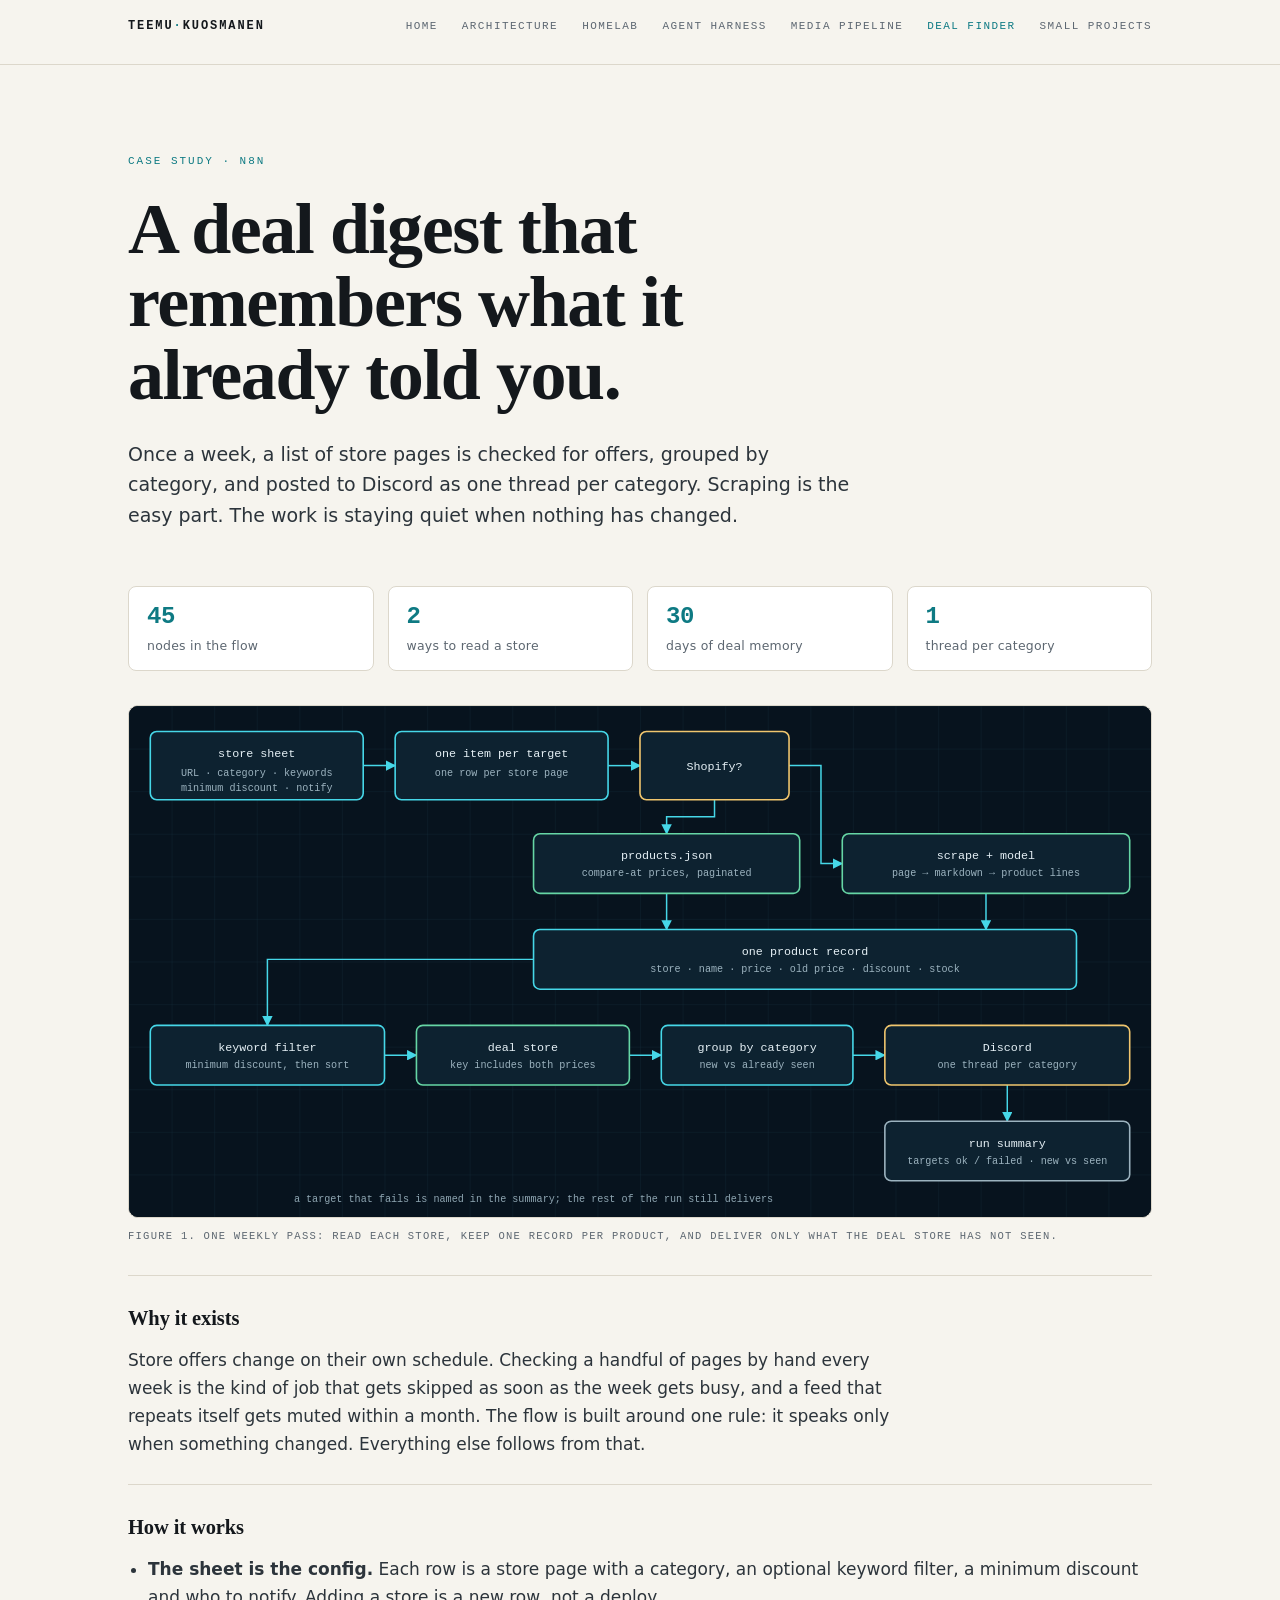
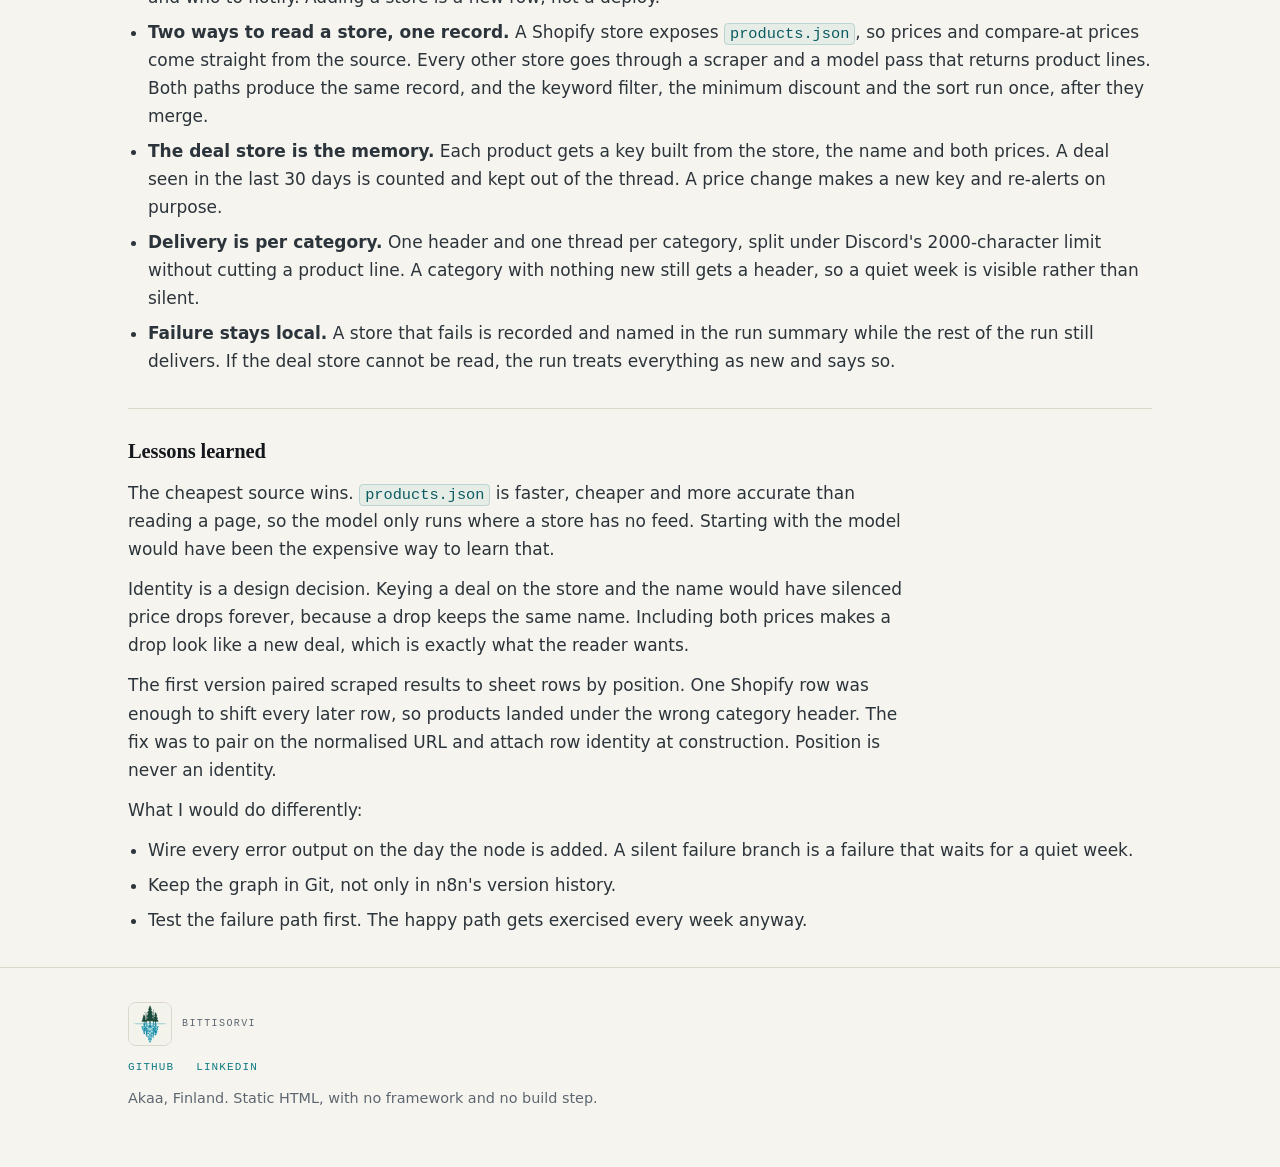
<file: deal-finder.html>
<!DOCTYPE html>
<html lang="en">
<head>
<meta charset="utf-8">
<meta name="viewport" content="width=device-width,initial-scale=1">
<title>Deal finder · Teemu</title>
<meta name="description" content="A weekly n8n flow that reads a list of store pages, groups offers by category and posts one Discord thread per category, with a 30-day deal store behind it.">
<link rel="stylesheet" href="styles.css">
<meta property="og:type" content="website">
<meta property="og:site_name" content="Teemu · platform engineering">
<meta property="og:title" content="Deal finder · Teemu">
<meta property="og:description" content="A weekly n8n flow that reads a list of store pages, groups offers by category and posts one Discord thread per category, with a 30-day deal store behind it.">
<meta property="og:url" content="https://bittisorvi.github.io/deal-finder.html">
<meta property="og:image" content="https://bittisorvi.github.io/og.png">
<meta property="og:image:width" content="1200">
<meta property="og:image:height" content="630">
<meta name="twitter:card" content="summary_large_image">
<link rel="icon" href="favicon.svg" type="image/svg+xml">
</head>
<body>
<a class="skip" href="#main">Skip to content</a>

<header class="site">
  <div class="wrap">
    <a class="brand" href="index.html">TEEMU<span>·</span>KUOSMANEN</a>
    <nav aria-label="Main">
      <ul>
        <li><a href="index.html">Home</a></li>
        <li><a href="architecture.html">Architecture</a></li>
        <li><a href="homelab.html">Homelab</a></li>
        <li><a href="agent-harness.html">Agent harness</a></li>
        <li><a href="media-pipeline.html">Media pipeline</a></li>
        <li><a href="deal-finder.html" aria-current="page">Deal finder</a></li>
        <li><a href="small-projects.html">Small projects</a></li>
      </ul>
    </nav>
  </div>
</header>

<main id="main">
  <div class="wrap">

    <div class="hero">
      <p class="kicker">Case study · n8n</p>
      <h1>A deal digest that remembers what it already told you.</h1>
      <p class="lede">Once a week, a list of store pages is checked for offers, grouped by category, and
        posted to Discord as one thread per category. Scraping is the easy part. The work is staying
        quiet when nothing has changed.</p>
    </div>

    <ul class="facts">
      <li class="fact"><b>45</b><span>nodes in the flow</span></li>
      <li class="fact"><b>2</b><span>ways to read a store</span></li>
      <li class="fact"><b>30</b><span>days of deal memory</span></li>
      <li class="fact"><b>1</b><span>thread per category</span></li>
    </ul>

    <div class="diagram">
<svg viewBox="0 0 960 480" role="img" aria-labelledby="diag-deal-title" xmlns="http://www.w3.org/2000/svg">
  <title id="diag-deal-title">A store sheet feeds two read paths, a Shopify products feed or a scrape and model pass. Both produce one product record, which is filtered, checked against a 30-day deal store, grouped by category and delivered as Discord threads.</title>
  <defs>
    <marker id="ah4" viewBox="0 0 10 10" refX="9" refY="5" markerWidth="7" markerHeight="7" orient="auto-start-reverse">
      <path d="M 0 0 L 10 5 L 0 10 z" fill="#46D7E8"/>
    </marker>
    <pattern id="grid4" width="40" height="40" patternUnits="userSpaceOnUse">
      <path d="M 40 0 L 0 0 0 40" fill="none" stroke="#15303F" stroke-width="0.5"/>
    </pattern>
  </defs>

  <rect width="960" height="480" fill="#07131E"/>
  <rect width="960" height="480" fill="url(#grid4)"/>

  <!-- intake -->
  <path class="ln" d="M220,56 L250,56" fill="none" stroke="#46D7E8" stroke-width="1.4" marker-end="url(#ah4)"/>
  <path class="ln" d="M450,56 L480,56" fill="none" stroke="#46D7E8" stroke-width="1.4" marker-end="url(#ah4)"/>

  <!-- one branch, two read paths -->
  <path class="ln" d="M550,88 L550,104 L505,104 L505,120" fill="none" stroke="#46D7E8" stroke-width="1.4" marker-end="url(#ah4)"/>
  <path class="ln" d="M620,56 L650,56 L650,148 L670,148" fill="none" stroke="#46D7E8" stroke-width="1.4" marker-end="url(#ah4)"/>

  <!-- both paths produce one record -->
  <path class="ln" d="M505,176 L505,210" fill="none" stroke="#46D7E8" stroke-width="1.4" marker-end="url(#ah4)"/>
  <path class="ln" d="M805,176 L805,210" fill="none" stroke="#46D7E8" stroke-width="1.4" marker-end="url(#ah4)"/>

  <!-- delivery chain -->
  <path class="ln" d="M380,238 L130,238 L130,300" fill="none" stroke="#46D7E8" stroke-width="1.4" marker-end="url(#ah4)"/>
  <path class="ln" d="M240,328 L270,328" fill="none" stroke="#46D7E8" stroke-width="1.4" marker-end="url(#ah4)"/>
  <path class="ln" d="M470,328 L500,328" fill="none" stroke="#46D7E8" stroke-width="1.4" marker-end="url(#ah4)"/>
  <path class="ln" d="M680,328 L710,328" fill="none" stroke="#46D7E8" stroke-width="1.4" marker-end="url(#ah4)"/>
  <path class="ln" d="M825,356 L825,390" fill="none" stroke="#46D7E8" stroke-width="1.4" marker-end="url(#ah4)"/>

  <g class="box" data-box="sheet">
    <rect x="20" y="24" width="200" height="64" rx="6" fill="#0D2230" stroke="#46D7E8" stroke-width="1.5"/>
    <text x="120" y="48" text-anchor="middle" fill="#E6F1F6" font-family="ui-monospace,monospace" font-size="11">store sheet</text>
    <text x="120" y="66" text-anchor="middle" fill="#9CB3BF" font-family="ui-monospace,monospace" font-size="9.5">URL · category · keywords</text>
    <text x="120" y="80" text-anchor="middle" fill="#9CB3BF" font-family="ui-monospace,monospace" font-size="9.5">minimum discount · notify</text>
  </g>

  <g class="box" data-box="targets">
    <rect x="250" y="24" width="200" height="64" rx="6" fill="#0D2230" stroke="#46D7E8" stroke-width="1.5"/>
    <text x="350" y="48" text-anchor="middle" fill="#E6F1F6" font-family="ui-monospace,monospace" font-size="11">one item per target</text>
    <text x="350" y="66" text-anchor="middle" fill="#9CB3BF" font-family="ui-monospace,monospace" font-size="9.5">one row per store page</text>
  </g>

  <g class="box" data-box="branch">
    <rect x="480" y="24" width="140" height="64" rx="6" fill="#0D2230" stroke="#F0C66E" stroke-width="1.5"/>
    <text x="550" y="60" text-anchor="middle" fill="#E6F1F6" font-family="ui-monospace,monospace" font-size="11">Shopify?</text>
  </g>

  <g class="box" data-box="products-json">
    <rect x="380" y="120" width="250" height="56" rx="6" fill="#0D2230" stroke="#66D6A5" stroke-width="1.5"/>
    <text x="505" y="144" text-anchor="middle" fill="#E6F1F6" font-family="ui-monospace,monospace" font-size="11">products.json</text>
    <text x="505" y="160" text-anchor="middle" fill="#9CB3BF" font-family="ui-monospace,monospace" font-size="9.5">compare-at prices, paginated</text>
  </g>

  <g class="box" data-box="scrape-model">
    <rect x="670" y="120" width="270" height="56" rx="6" fill="#0D2230" stroke="#66D6A5" stroke-width="1.5"/>
    <text x="805" y="144" text-anchor="middle" fill="#E6F1F6" font-family="ui-monospace,monospace" font-size="11">scrape + model</text>
    <text x="805" y="160" text-anchor="middle" fill="#9CB3BF" font-family="ui-monospace,monospace" font-size="9.5">page → markdown → product lines</text>
  </g>

  <g class="box" data-box="record">
    <rect x="380" y="210" width="510" height="56" rx="6" fill="#0D2230" stroke="#46D7E8" stroke-width="1.5"/>
    <text x="635" y="234" text-anchor="middle" fill="#E6F1F6" font-family="ui-monospace,monospace" font-size="11">one product record</text>
    <text x="635" y="250" text-anchor="middle" fill="#9CB3BF" font-family="ui-monospace,monospace" font-size="9.5">store · name · price · old price · discount · stock</text>
  </g>

  <g class="box" data-box="filter">
    <rect x="20" y="300" width="220" height="56" rx="6" fill="#0D2230" stroke="#46D7E8" stroke-width="1.5"/>
    <text x="130" y="324" text-anchor="middle" fill="#E6F1F6" font-family="ui-monospace,monospace" font-size="11">keyword filter</text>
    <text x="130" y="340" text-anchor="middle" fill="#9CB3BF" font-family="ui-monospace,monospace" font-size="9.5">minimum discount, then sort</text>
  </g>

  <g class="box" data-box="deal-store">
    <rect x="270" y="300" width="200" height="56" rx="6" fill="#0D2230" stroke="#66D6A5" stroke-width="1.5"/>
    <text x="370" y="324" text-anchor="middle" fill="#E6F1F6" font-family="ui-monospace,monospace" font-size="11">deal store</text>
    <text x="370" y="340" text-anchor="middle" fill="#9CB3BF" font-family="ui-monospace,monospace" font-size="9.5">key includes both prices</text>
  </g>

  <g class="box" data-box="group">
    <rect x="500" y="300" width="180" height="56" rx="6" fill="#0D2230" stroke="#46D7E8" stroke-width="1.5"/>
    <text x="590" y="324" text-anchor="middle" fill="#E6F1F6" font-family="ui-monospace,monospace" font-size="11">group by category</text>
    <text x="590" y="340" text-anchor="middle" fill="#9CB3BF" font-family="ui-monospace,monospace" font-size="9.5">new vs already seen</text>
  </g>

  <g class="box" data-box="discord">
    <rect x="710" y="300" width="230" height="56" rx="6" fill="#0D2230" stroke="#F0C66E" stroke-width="1.5"/>
    <text x="825" y="324" text-anchor="middle" fill="#E6F1F6" font-family="ui-monospace,monospace" font-size="11">Discord</text>
    <text x="825" y="340" text-anchor="middle" fill="#9CB3BF" font-family="ui-monospace,monospace" font-size="9.5">one thread per category</text>
  </g>

  <g class="box" data-box="summary">
    <rect x="710" y="390" width="230" height="56" rx="6" fill="#0D2230" stroke="#9CB3BF" stroke-width="1.5"/>
    <text x="825" y="414" text-anchor="middle" fill="#E6F1F6" font-family="ui-monospace,monospace" font-size="11">run summary</text>
    <text x="825" y="430" text-anchor="middle" fill="#9CB3BF" font-family="ui-monospace,monospace" font-size="9.5">targets ok / failed · new vs seen</text>
  </g>

  <text x="380" y="466" text-anchor="middle" fill="#8FA6B2" font-family="ui-monospace,monospace" font-size="9.5">a target that fails is named in the summary; the rest of the run still delivers</text>
</svg>
    </div>
    <p class="figcap">Figure 1. One weekly pass: read each store, keep one record per product, and deliver
      only what the deal store has not seen.</p>

    <div class="block">
      <h3>Why it exists</h3>
      <p>Store offers change on their own schedule. Checking a handful of pages by hand every week is
        the kind of job that gets skipped as soon as the week gets busy, and a feed that repeats itself
        gets muted within a month. The flow is built around one rule: it speaks only when something
        changed. Everything else follows from that.</p>
    </div>

    <div class="block">
      <h3>How it works</h3>
      <ul>
        <li><strong>The sheet is the config.</strong> Each row is a store page with a category, an
          optional keyword filter, a minimum discount and who to notify. Adding a store is a new row,
          not a deploy.</li>
        <li><strong>Two ways to read a store, one record.</strong> A Shopify store exposes
          <code>products.json</code>, so prices and compare-at prices come straight from the source.
          Every other store goes through a scraper and a model pass that returns product lines. Both
          paths produce the same record, and the keyword filter, the minimum discount and the sort run
          once, after they merge.</li>
        <li><strong>The deal store is the memory.</strong> Each product gets a key built from the store,
          the name and both prices. A deal seen in the last 30 days is counted and kept out of the
          thread. A price change makes a new key and re-alerts on purpose.</li>
        <li><strong>Delivery is per category.</strong> One header and one thread per category, split
          under Discord's 2000-character limit without cutting a product line. A category with nothing
          new still gets a header, so a quiet week is visible rather than silent.</li>
        <li><strong>Failure stays local.</strong> A store that fails is recorded and named in the run
          summary while the rest of the run still delivers. If the deal store cannot be read, the run
          treats everything as new and says so.</li>
      </ul>
    </div>

    <div class="block">
      <h3>Lessons learned</h3>
      <p>The cheapest source wins. <code>products.json</code> is faster, cheaper and more accurate than
        reading a page, so the model only runs where a store has no feed. Starting with the model would
        have been the expensive way to learn that.</p>
      <p>Identity is a design decision. Keying a deal on the store and the name would have silenced
        price drops forever, because a drop keeps the same name. Including both prices makes a drop look
        like a new deal, which is exactly what the reader wants.</p>
      <p>The first version paired scraped results to sheet rows by position. One Shopify row was enough
        to shift every later row, so products landed under the wrong category header. The fix was to pair
        on the normalised URL and attach row identity at construction. Position is never an identity.</p>
      <p>What I would do differently:</p>
      <ul>
        <li>Wire every error output on the day the node is added. A silent failure branch is a failure
          that waits for a quiet week.</li>
        <li>Keep the graph in Git, not only in n8n's version history.</li>
        <li>Test the failure path first. The happy path gets exercised every week anyway.</li>
      </ul>
    </div>

  </div>
</main>

<footer class="site">
  <div class="wrap">
    <div class="foot-mark">
      <img src="bittisorvi-mark.png" alt="Bittisorvi" width="44" height="44">
      <span>Bittisorvi</span>
    </div>
    <div class="links">
      <a href="https://github.com/Bittisorvi">GitHub</a>
      <a href="https://www.linkedin.com/in/teemu-kuosmanen-785186122/">LinkedIn</a>
    </div>
    <p>Akaa, Finland. Static HTML, with no framework and no build step.</p>
  </div>
</footer>

</body>
</html>
</file>
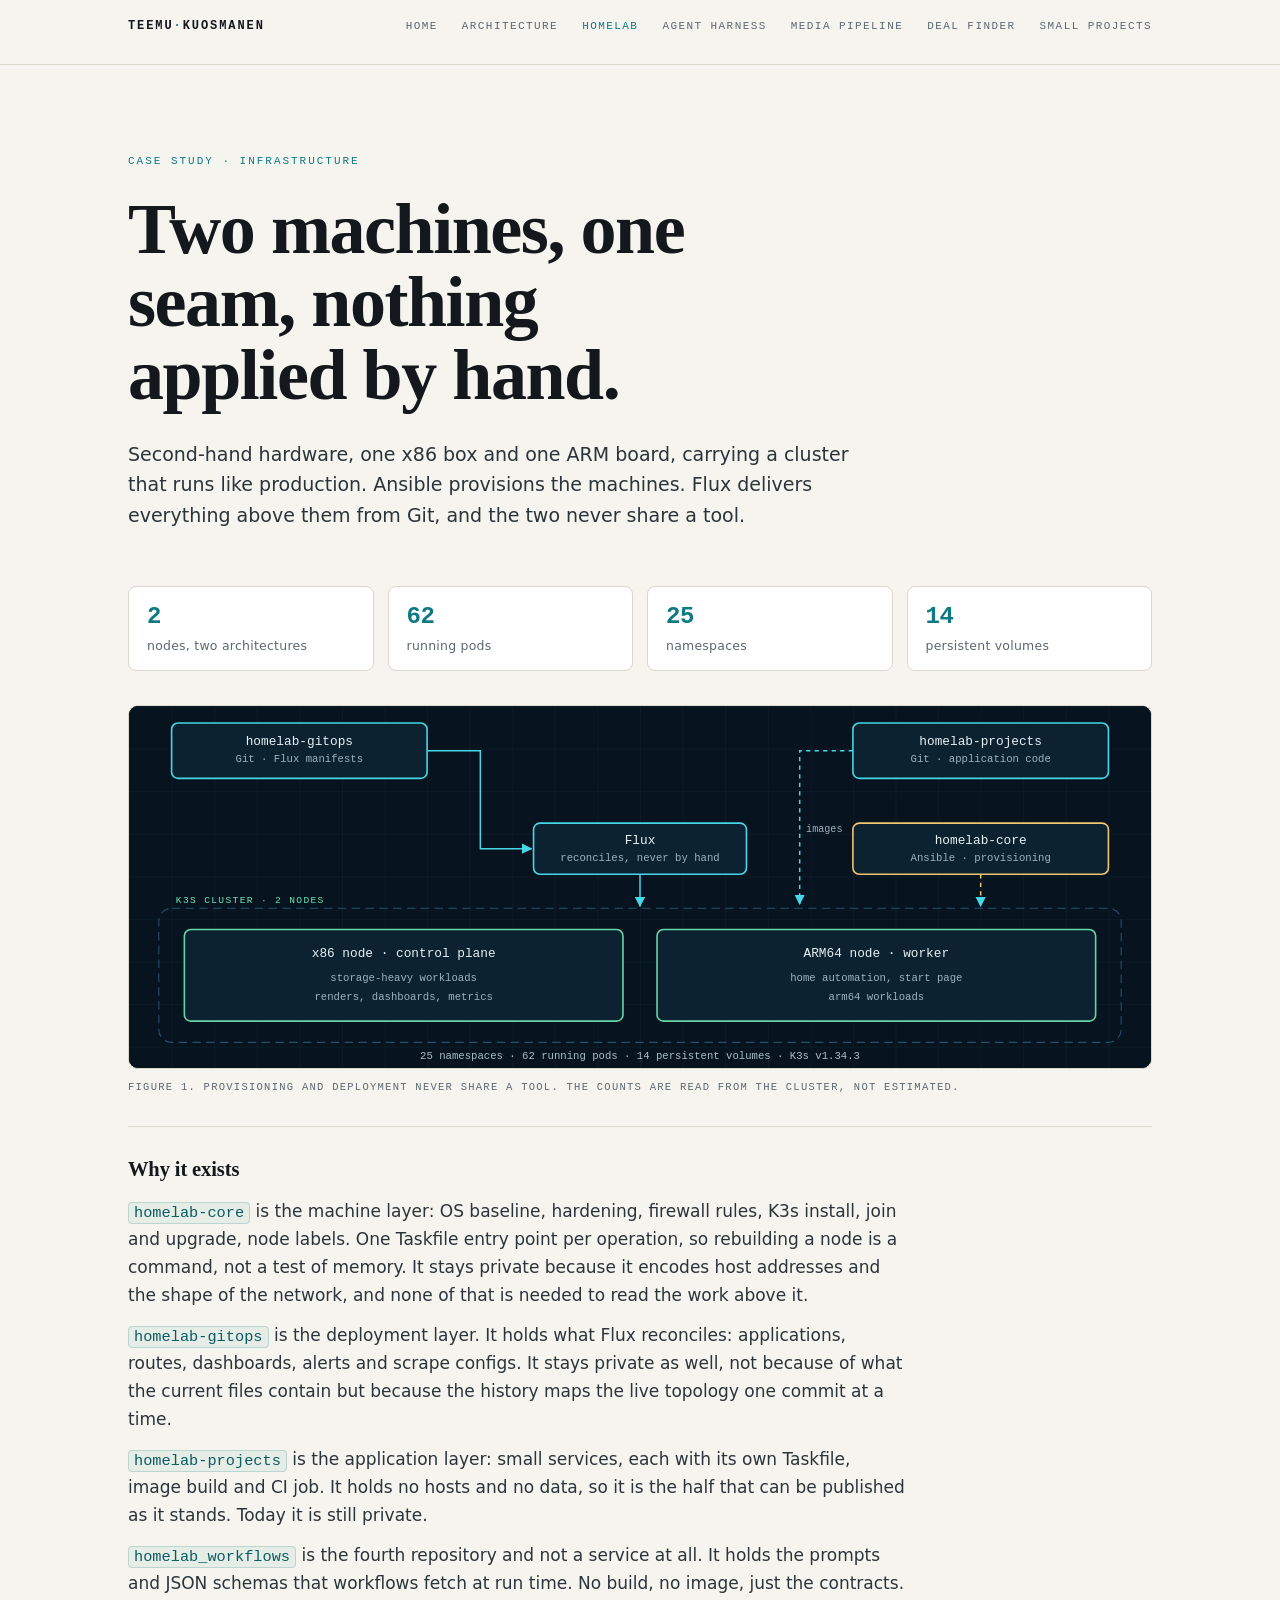
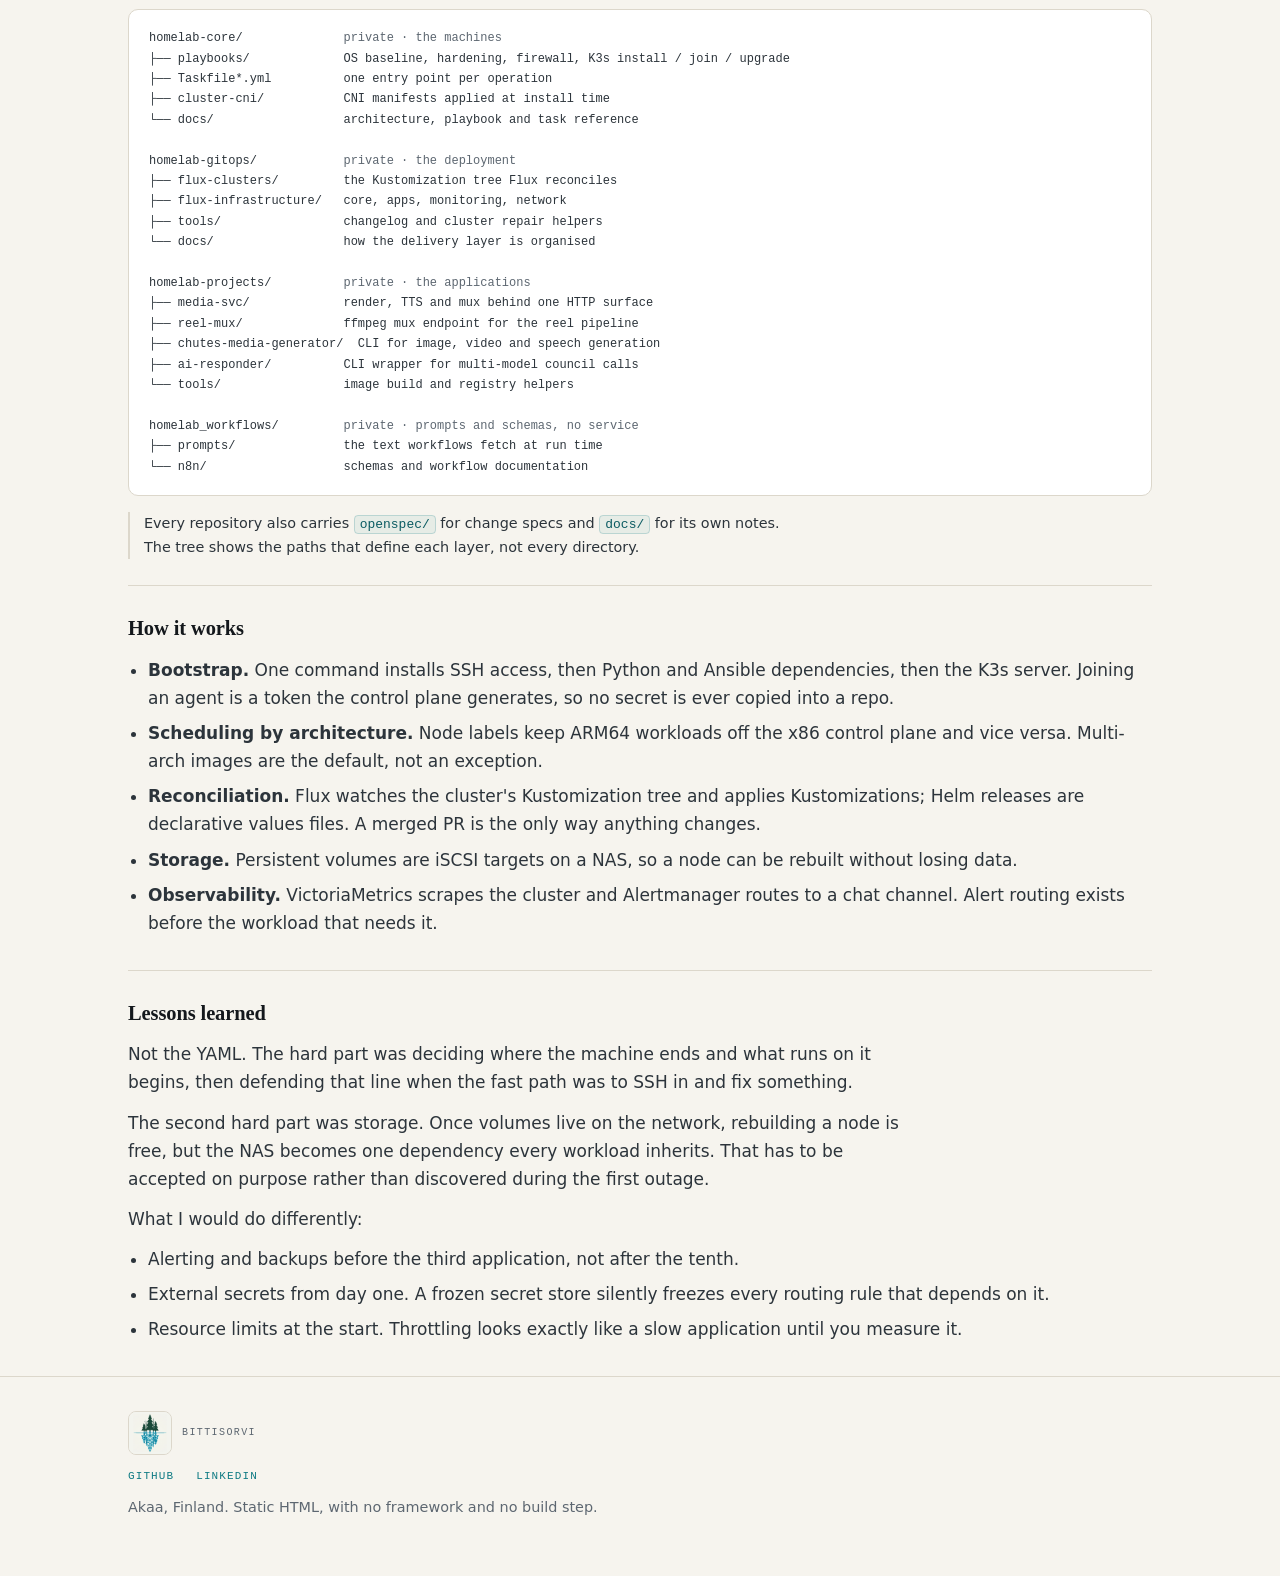
<file: homelab.html>
<!DOCTYPE html>
<html lang="en">
<head>
<meta charset="utf-8">
<meta name="viewport" content="width=device-width,initial-scale=1">
<title>Two machines, one seam · Teemu</title>
<meta name="description" content="A multi-arch K3s cluster: Ansible provisions the machines, Flux delivers everything above them from Git.">
<link rel="stylesheet" href="styles.css">
<meta property="og:type" content="website">
<meta property="og:site_name" content="Teemu · platform engineering">
<meta property="og:title" content="Two machines, one seam · Teemu">
<meta property="og:description" content="A multi-arch K3s cluster: Ansible provisions the machines, Flux delivers everything above them from Git.">
<meta property="og:url" content="https://bittisorvi.github.io/homelab.html">
<meta property="og:image" content="https://bittisorvi.github.io/og.png">
<meta property="og:image:width" content="1200">
<meta property="og:image:height" content="630">
<meta name="twitter:card" content="summary_large_image">
<link rel="icon" href="favicon.svg" type="image/svg+xml">
</head>
<body>
<a class="skip" href="#main">Skip to content</a>

<header class="site">
  <div class="wrap">
    <a class="brand" href="index.html">TEEMU<span>·</span>KUOSMANEN</a>
    <nav aria-label="Main">
      <ul>
        <li><a href="index.html">Home</a></li>
        <li><a href="architecture.html">Architecture</a></li>
        <li><a href="homelab.html" aria-current="page">Homelab</a></li>
        <li><a href="agent-harness.html">Agent harness</a></li>
        <li><a href="media-pipeline.html">Media pipeline</a></li>
        <li><a href="deal-finder.html">Deal finder</a></li>
        <li><a href="small-projects.html">Small projects</a></li>
      </ul>
    </nav>
  </div>
</header>

<main id="main">
  <div class="wrap">

    <div class="hero">
      <p class="kicker">Case study · Infrastructure</p>
      <h1>Two machines, one seam, nothing applied by hand.</h1>
      <p class="lede">Second-hand hardware, one x86 box and one ARM board, carrying a cluster that runs
        like production. Ansible provisions the machines. Flux delivers everything above them from Git,
        and the two never share a tool.</p>
    </div>

    <ul class="facts">
      <li class="fact"><b>2</b><span>nodes, two architectures</span></li>
      <li class="fact"><b>62</b><span>running pods</span></li>
      <li class="fact"><b>25</b><span>namespaces</span></li>
      <li class="fact"><b>14</b><span>persistent volumes</span></li>
    </ul>

    <div class="diagram">
<svg viewBox="0 0 960 340" role="img" aria-labelledby="diag-homelab-title" xmlns="http://www.w3.org/2000/svg">
  <title id="diag-homelab-title">Machines, delivery and applications: Ansible provisions the nodes, Flux delivers everything above them.</title>
  <defs>
    <marker id="ah" viewBox="0 0 10 10" refX="9" refY="5" markerWidth="7" markerHeight="7" orient="auto-start-reverse">
      <path d="M 0 0 L 10 5 L 0 10 z" fill="#46D7E8"/>
    </marker>
    <pattern id="grid" width="40" height="40" patternUnits="userSpaceOnUse">
      <path d="M 40 0 L 0 0 0 40" fill="none" stroke="#15303F" stroke-width="0.5"/>
    </pattern>
  </defs>

  <rect width="960" height="340" fill="#07131E"/>
  <rect width="960" height="340" fill="url(#grid)"/>

  <!-- connectors first, behind boxes -->
  <path class="ln" d="M280,42 L330,42 L330,134 L378,134" fill="none" stroke="#46D7E8" stroke-width="1.4" marker-end="url(#ah)"/>
  <path class="ln" d="M680,42 L630,42 L630,186" fill="none" stroke="#46D7E8" stroke-width="1.4" stroke-dasharray="4,4" marker-end="url(#ah)"/>
  <path class="ln" d="M480,158 L480,188" fill="none" stroke="#46D7E8" stroke-width="1.4" marker-end="url(#ah)"/>
  <path class="ln" d="M800,158 L800,188" fill="none" stroke="#F0C66E" stroke-width="1.4" stroke-dasharray="4,4" marker-end="url(#ah)"/>

  <rect class="bnd" x="28" y="190" width="904" height="126" rx="12" fill="none" stroke="#24506A" stroke-width="1" stroke-dasharray="8,5"/>
  <text x="44" y="185" fill="#6EE7B7" font-family="ui-monospace,monospace" font-size="9" letter-spacing=".14em">K3S CLUSTER · 2 NODES</text>

  <g class="box" data-box="git-gitops">
    <rect x="40" y="16" width="240" height="52" rx="6" fill="#0D2230" stroke="#46D7E8" stroke-width="1.5"/>
    <text x="160" y="37" text-anchor="middle" fill="#E6F1F6" font-family="ui-monospace,monospace" font-size="12">homelab-gitops</text>
    <text x="160" y="53" text-anchor="middle" fill="#9CB3BF" font-family="ui-monospace,monospace" font-size="10">Git · Flux manifests</text>
  </g>

  <g class="box" data-box="git-projects">
    <rect x="680" y="16" width="240" height="52" rx="6" fill="#0D2230" stroke="#46D7E8" stroke-width="1.5"/>
    <text x="800" y="37" text-anchor="middle" fill="#E6F1F6" font-family="ui-monospace,monospace" font-size="12">homelab-projects</text>
    <text x="800" y="53" text-anchor="middle" fill="#9CB3BF" font-family="ui-monospace,monospace" font-size="10">Git · application code</text>
  </g>

  <g class="box" data-box="ansible">
    <rect x="680" y="110" width="240" height="48" rx="6" fill="#0D2230" stroke="#F0C66E" stroke-width="1.5"/>
    <text x="800" y="130" text-anchor="middle" fill="#E6F1F6" font-family="ui-monospace,monospace" font-size="12">homelab-core</text>
    <text x="800" y="146" text-anchor="middle" fill="#9CB3BF" font-family="ui-monospace,monospace" font-size="10">Ansible · provisioning</text>
  </g>

  <g class="box" data-box="flux">
    <rect x="380" y="110" width="200" height="48" rx="6" fill="#0D2230" stroke="#46D7E8" stroke-width="1.5"/>
    <text x="480" y="130" text-anchor="middle" fill="#E6F1F6" font-family="ui-monospace,monospace" font-size="12">Flux</text>
    <text x="480" y="146" text-anchor="middle" fill="#9CB3BF" font-family="ui-monospace,monospace" font-size="10">reconciles, never by hand</text>
  </g>

  <text x="636" y="118" fill="#9CB3BF" font-family="ui-monospace,monospace" font-size="9.5">images</text>

  <g class="box" data-box="node-x86">
    <rect x="52" y="210" width="412" height="86" rx="6" fill="#0D2230" stroke="#66D6A5" stroke-width="1.5"/>
    <text x="258" y="236" text-anchor="middle" fill="#E6F1F6" font-family="ui-monospace,monospace" font-size="12">x86 node · control plane</text>
    <text x="258" y="258" text-anchor="middle" fill="#9CB3BF" font-family="ui-monospace,monospace" font-size="10">storage-heavy workloads</text>
    <text x="258" y="276" text-anchor="middle" fill="#9CB3BF" font-family="ui-monospace,monospace" font-size="10">renders, dashboards, metrics</text>
  </g>

  <g class="box" data-box="node-arm">
    <rect x="496" y="210" width="412" height="86" rx="6" fill="#0D2230" stroke="#66D6A5" stroke-width="1.5"/>
    <text x="702" y="236" text-anchor="middle" fill="#E6F1F6" font-family="ui-monospace,monospace" font-size="12">ARM64 node · worker</text>
    <text x="702" y="258" text-anchor="middle" fill="#9CB3BF" font-family="ui-monospace,monospace" font-size="10">home automation, start page</text>
    <text x="702" y="276" text-anchor="middle" fill="#9CB3BF" font-family="ui-monospace,monospace" font-size="10">arm64 workloads</text>
  </g>

  <text x="480" y="332" text-anchor="middle" fill="#A9BEC9" font-family="ui-monospace,monospace" font-size="10">25 namespaces · 62 running pods · 14 persistent volumes · K3s v1.34.3</text>
</svg>
    </div>
    <p class="figcap">Figure 1. Provisioning and deployment never share a tool. The counts are read from the
      cluster, not estimated.</p>

    <div class="block">
      <h3>Why it exists</h3>
      <p><code>homelab-core</code> is the machine layer: OS baseline, hardening, firewall rules, K3s
        install, join and upgrade, node labels. One Taskfile entry point per operation, so rebuilding
        a node is a command, not a test of memory. It stays private because it encodes host addresses
        and the shape of the network, and none of that is needed to read the work above it.</p>
      <p><code>homelab-gitops</code> is the deployment layer. It holds what Flux reconciles: applications,
        routes, dashboards, alerts and scrape configs. It stays private as well, not because of what the
        current files contain but because the history maps the live topology one commit at a time.</p>
      <p><code>homelab-projects</code> is the application layer: small services, each with its own
        Taskfile, image build and CI job. It holds no hosts and no data, so it is the half that can be
        published as it stands. Today it is still private.</p>
      <p><code>homelab_workflows</code> is the fourth repository and not a service at all. It holds the
        prompts and JSON schemas that workflows fetch at run time. No build, no image, just the contracts.</p>
      <pre class="tree">homelab-core/              <i>private · the machines</i>
├── playbooks/             OS baseline, hardening, firewall, K3s install / join / upgrade
├── Taskfile*.yml          one entry point per operation
├── cluster-cni/           CNI manifests applied at install time
└── docs/                  architecture, playbook and task reference

homelab-gitops/            <i>private · the deployment</i>
├── flux-clusters/         the Kustomization tree Flux reconciles
├── flux-infrastructure/   core, apps, monitoring, network
├── tools/                 changelog and cluster repair helpers
└── docs/                  how the delivery layer is organised

homelab-projects/          <i>private · the applications</i>
├── media-svc/             render, TTS and mux behind one HTTP surface
├── reel-mux/              ffmpeg mux endpoint for the reel pipeline
├── chutes-media-generator/  CLI for image, video and speech generation
├── ai-responder/          CLI wrapper for multi-model council calls
└── tools/                 image build and registry helpers

homelab_workflows/         <i>private · prompts and schemas, no service</i>
├── prompts/               the text workflows fetch at run time
└── n8n/                   schemas and workflow documentation</pre>
      <p class="note">Every repository also carries <code>openspec/</code> for change specs and
        <code>docs/</code> for its own notes. The tree shows the paths that define each layer, not
        every directory.</p>
    </div>

    <div class="block">
      <h3>How it works</h3>
      <ul>
        <li><strong>Bootstrap.</strong> One command installs SSH access, then Python and Ansible
          dependencies, then the K3s server. Joining an agent is a token the control plane generates,
          so no secret is ever copied into a repo.</li>
        <li><strong>Scheduling by architecture.</strong> Node labels keep ARM64 workloads off the x86
          control plane and vice versa. Multi-arch images are the default, not an exception.</li>
        <li><strong>Reconciliation.</strong> Flux watches the cluster's Kustomization tree and applies
          Kustomizations; Helm releases are declarative values files. A merged PR is the only way
          anything changes.</li>
        <li><strong>Storage.</strong> Persistent volumes are iSCSI targets on a NAS, so a node can be
          rebuilt without losing data.</li>
        <li><strong>Observability.</strong> VictoriaMetrics scrapes the cluster and Alertmanager routes
          to a chat channel. Alert routing exists before the workload that needs it.</li>
      </ul>
    </div>

    <div class="block">
      <h3>Lessons learned</h3>
      <p>Not the YAML. The hard part was deciding where the machine ends and what runs on it begins,
        then defending that line when the fast path was to SSH in and fix something.</p>
      <p>The second hard part was storage. Once volumes live on the network, rebuilding a node is free,
        but the NAS becomes one dependency every workload inherits. That has to be accepted on purpose
        rather than discovered during the first outage.</p>
      <p>What I would do differently:</p>
      <ul>
        <li>Alerting and backups before the third application, not after the tenth.</li>
        <li>External secrets from day one. A frozen secret store silently freezes every routing rule
          that depends on it.</li>
        <li>Resource limits at the start. Throttling looks exactly like a slow application until you
          measure it.</li>
      </ul>
    </div>

  </div>
</main>

<footer class="site">
  <div class="wrap">
    <div class="foot-mark">
      <img src="bittisorvi-mark.png" alt="Bittisorvi" width="44" height="44">
      <span>Bittisorvi</span>
    </div>
    <div class="links">
      <a href="https://github.com/Bittisorvi">GitHub</a>
      <a href="https://www.linkedin.com/in/teemu-kuosmanen-785186122/">LinkedIn</a>
    </div>
    <p>Akaa, Finland. Static HTML, with no framework and no build step.</p>
  </div>
</footer>

</body>
</html>
</file>
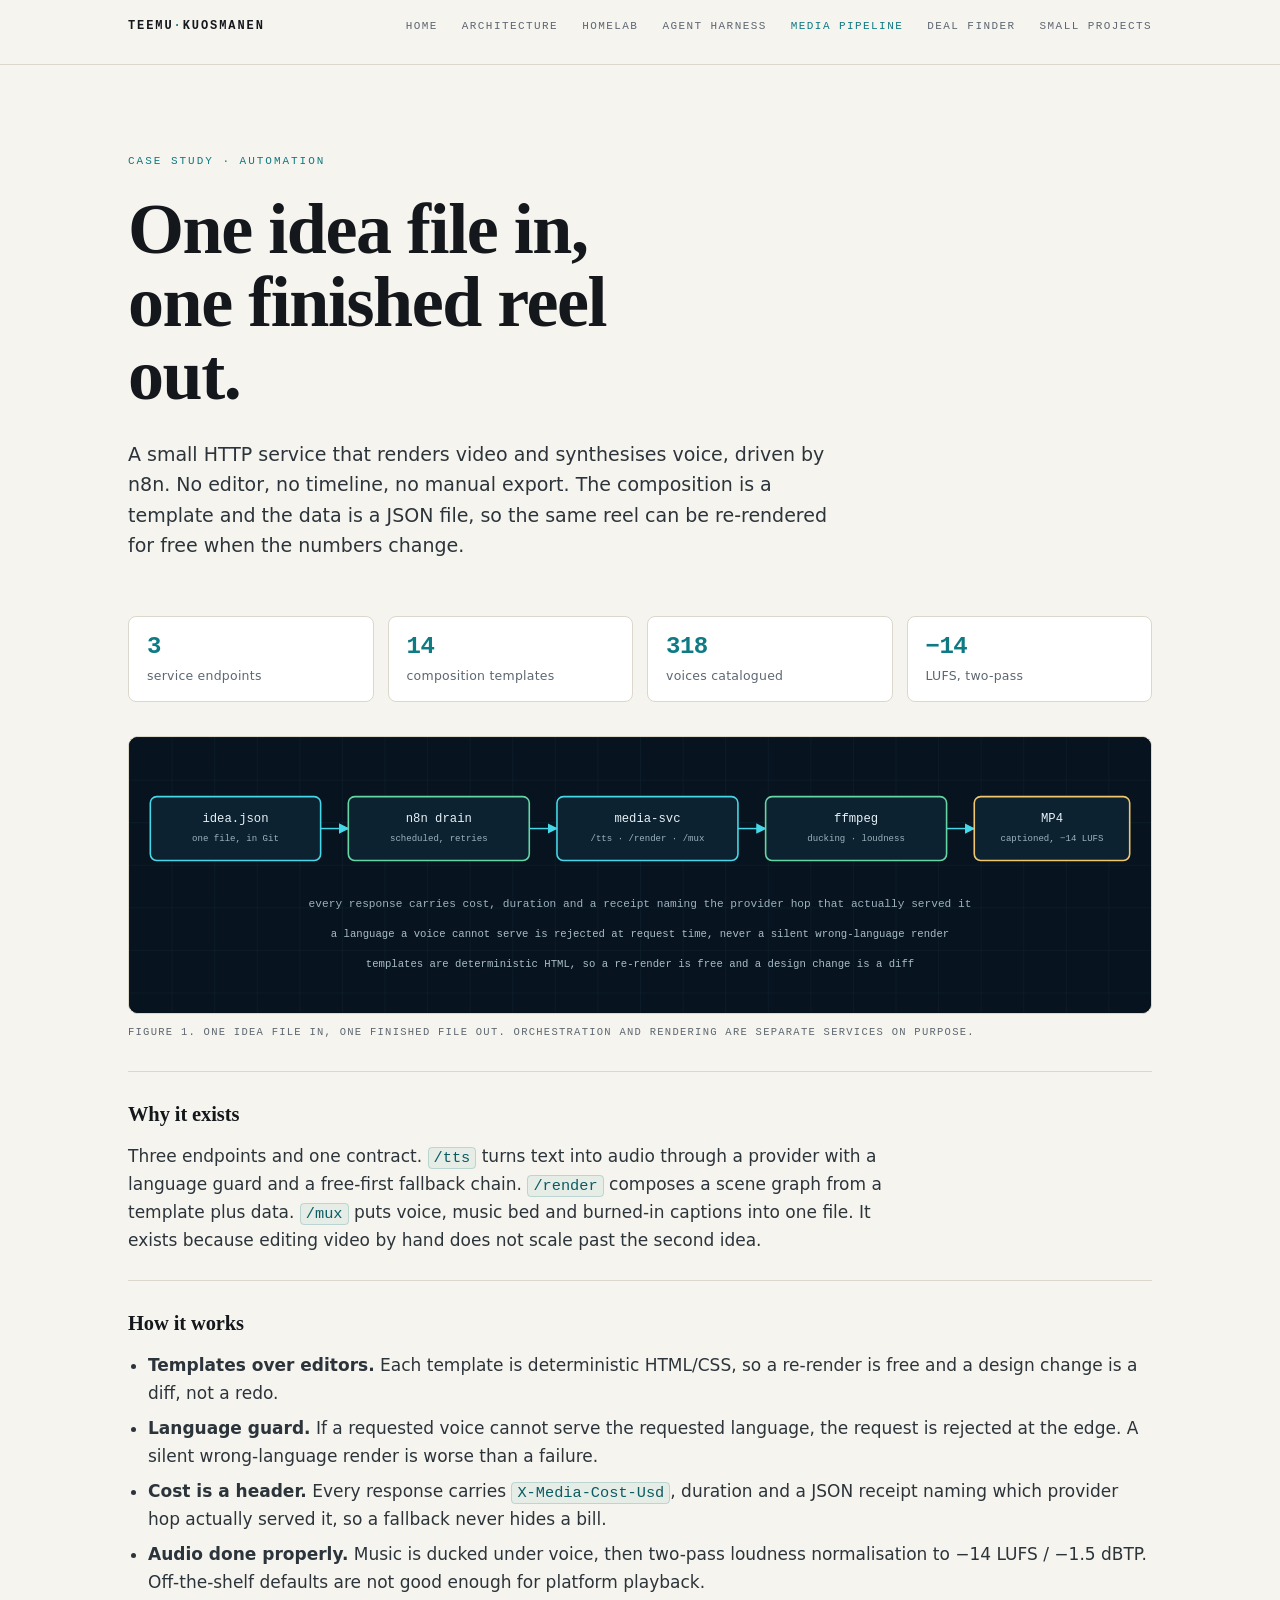
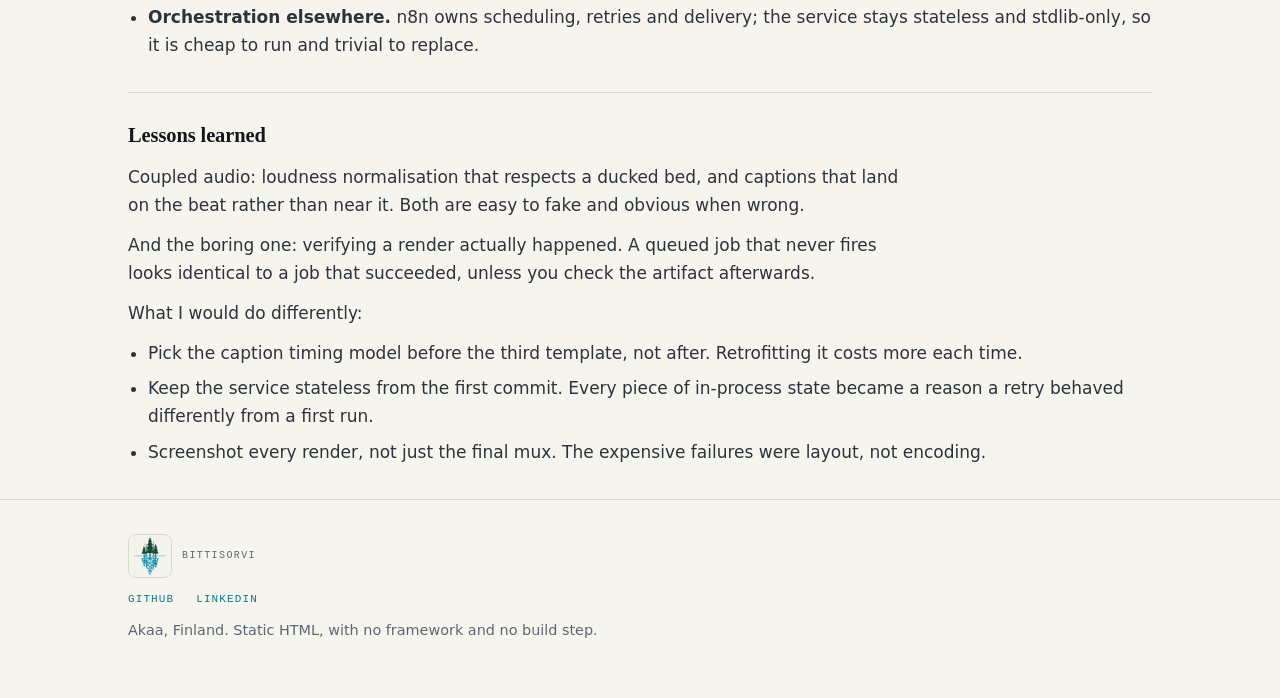
<file: media-pipeline.html>
<!DOCTYPE html>
<html lang="en">
<head>
<meta charset="utf-8">
<meta name="viewport" content="width=device-width,initial-scale=1">
<title>Media pipeline · Teemu</title>
<meta name="description" content="A stdlib-only render service and n8n flows that turn one idea file into a finished reel.">
<link rel="stylesheet" href="styles.css">
<meta property="og:type" content="website">
<meta property="og:site_name" content="Teemu · platform engineering">
<meta property="og:title" content="Media pipeline · Teemu">
<meta property="og:description" content="A stdlib-only render service and n8n flows that turn one idea file into a finished reel.">
<meta property="og:url" content="https://bittisorvi.github.io/media-pipeline.html">
<meta property="og:image" content="https://bittisorvi.github.io/og.png">
<meta property="og:image:width" content="1200">
<meta property="og:image:height" content="630">
<meta name="twitter:card" content="summary_large_image">
<link rel="icon" href="favicon.svg" type="image/svg+xml">
</head>
<body>
<a class="skip" href="#main">Skip to content</a>

<header class="site">
  <div class="wrap">
    <a class="brand" href="index.html">TEEMU<span>·</span>KUOSMANEN</a>
    <nav aria-label="Main">
      <ul>
        <li><a href="index.html">Home</a></li>
        <li><a href="architecture.html">Architecture</a></li>
        <li><a href="homelab.html">Homelab</a></li>
        <li><a href="agent-harness.html">Agent harness</a></li>
        <li><a href="media-pipeline.html" aria-current="page">Media pipeline</a></li>
        <li><a href="deal-finder.html">Deal finder</a></li>
        <li><a href="small-projects.html">Small projects</a></li>
      </ul>
    </nav>
  </div>
</header>

<main id="main">
  <div class="wrap">

    <div class="hero">
      <p class="kicker">Case study · Automation</p>
      <h1>One idea file in, one finished reel out.</h1>
      <p class="lede">A small HTTP service that renders video and synthesises voice, driven by n8n.
        No editor, no timeline, no manual export. The composition is a template and the data is a JSON
        file, so the same reel can be re-rendered for free when the numbers change.</p>
    </div>

    <ul class="facts">
      <li class="fact"><b>3</b><span>service endpoints</span></li>
      <li class="fact"><b>14</b><span>composition templates</span></li>
      <li class="fact"><b>318</b><span>voices catalogued</span></li>
      <li class="fact"><b>−14</b><span>LUFS, two-pass</span></li>
    </ul>

    <div class="diagram">
<svg viewBox="0 0 960 260" role="img" aria-labelledby="diag-media-title" xmlns="http://www.w3.org/2000/svg">
  <title id="diag-media-title">An idea file in Git is drained by n8n, rendered by media-svc, muxed to a captioned MP4.</title>
  <defs>
    <marker id="ah3" viewBox="0 0 10 10" refX="9" refY="5" markerWidth="7" markerHeight="7" orient="auto-start-reverse">
      <path d="M 0 0 L 10 5 L 0 10 z" fill="#46D7E8"/>
    </marker>
    <pattern id="grid3" width="40" height="40" patternUnits="userSpaceOnUse">
      <path d="M 40 0 L 0 0 0 40" fill="none" stroke="#15303F" stroke-width="0.5"/>
    </pattern>
  </defs>

  <rect width="960" height="260" fill="#07131E"/>
  <rect width="960" height="260" fill="url(#grid3)"/>

  <path class="ln" d="M180,86 L206,86" fill="none" stroke="#46D7E8" stroke-width="1.4" marker-end="url(#ah3)"/>
  <path class="ln" d="M376,86 L402,86" fill="none" stroke="#46D7E8" stroke-width="1.4" marker-end="url(#ah3)"/>
  <path class="ln" d="M572,86 L598,86" fill="none" stroke="#46D7E8" stroke-width="1.4" marker-end="url(#ah3)"/>
  <path class="ln" d="M768,86 L794,86" fill="none" stroke="#46D7E8" stroke-width="1.4" marker-end="url(#ah3)"/>

  <g class="box" data-box="idea">
    <rect x="20" y="56" width="160" height="60" rx="6" fill="#0D2230" stroke="#46D7E8" stroke-width="1.5"/>
    <text x="100" y="80" text-anchor="middle" fill="#E6F1F6" font-family="ui-monospace,monospace" font-size="11.5">idea.json</text>
    <text x="100" y="98" text-anchor="middle" fill="#9CB3BF" font-family="ui-monospace,monospace" font-size="8.5">one file, in Git</text>
  </g>

  <g class="box" data-box="n8n">
    <rect x="206" y="56" width="170" height="60" rx="6" fill="#0D2230" stroke="#66D6A5" stroke-width="1.5"/>
    <text x="291" y="80" text-anchor="middle" fill="#E6F1F6" font-family="ui-monospace,monospace" font-size="11.5">n8n drain</text>
    <text x="291" y="98" text-anchor="middle" fill="#9CB3BF" font-family="ui-monospace,monospace" font-size="8.5">scheduled, retries</text>
  </g>

  <g class="box" data-box="service">
    <rect x="402" y="56" width="170" height="60" rx="6" fill="#0D2230" stroke="#46D7E8" stroke-width="1.5"/>
    <text x="487" y="80" text-anchor="middle" fill="#E6F1F6" font-family="ui-monospace,monospace" font-size="11.5">media-svc</text>
    <text x="487" y="98" text-anchor="middle" fill="#9CB3BF" font-family="ui-monospace,monospace" font-size="8.5">/tts · /render · /mux</text>
  </g>

  <g class="box" data-box="ffmpeg">
    <rect x="598" y="56" width="170" height="60" rx="6" fill="#0D2230" stroke="#66D6A5" stroke-width="1.5"/>
    <text x="683" y="80" text-anchor="middle" fill="#E6F1F6" font-family="ui-monospace,monospace" font-size="11.5">ffmpeg</text>
    <text x="683" y="98" text-anchor="middle" fill="#9CB3BF" font-family="ui-monospace,monospace" font-size="8.5">ducking · loudness</text>
  </g>

  <g class="box" data-box="output">
    <rect x="794" y="56" width="146" height="60" rx="6" fill="#0D2230" stroke="#F0C66E" stroke-width="1.5"/>
    <text x="867" y="80" text-anchor="middle" fill="#E6F1F6" font-family="ui-monospace,monospace" font-size="11.5">MP4</text>
    <text x="867" y="98" text-anchor="middle" fill="#9CB3BF" font-family="ui-monospace,monospace" font-size="8.5">captioned, −14 LUFS</text>
  </g>

  <text x="480" y="160" text-anchor="middle" fill="#9CB3BF" font-family="ui-monospace,monospace" font-size="10.5">every response carries cost, duration and a receipt naming the provider hop that actually served it</text>
  <text x="480" y="188" text-anchor="middle" fill="#A9BEC9" font-family="ui-monospace,monospace" font-size="10">a language a voice cannot serve is rejected at request time, never a silent wrong-language render</text>
  <text x="480" y="216" text-anchor="middle" fill="#A9BEC9" font-family="ui-monospace,monospace" font-size="10">templates are deterministic HTML, so a re-render is free and a design change is a diff</text>
</svg>
    </div>
    <p class="figcap">Figure 1. One idea file in, one finished file out. Orchestration and rendering are
      separate services on purpose.</p>

    <div class="block">
      <h3>Why it exists</h3>
      <p>Three endpoints and one contract. <code>/tts</code> turns text into audio through a provider
        with a language guard and a free-first fallback chain. <code>/render</code> composes a scene
        graph from a template plus data. <code>/mux</code> puts voice, music bed and burned-in captions
        into one file. It exists because editing video by hand does not scale past the second idea.</p>
    </div>

    <div class="block">
      <h3>How it works</h3>
      <ul>
        <li><strong>Templates over editors.</strong> Each template is deterministic HTML/CSS, so a
          re-render is free and a design change is a diff, not a redo.</li>
        <li><strong>Language guard.</strong> If a requested voice cannot serve the requested language,
          the request is rejected at the edge. A silent wrong-language render is worse than a failure.</li>
        <li><strong>Cost is a header.</strong> Every response carries <code>X-Media-Cost-Usd</code>,
          duration and a JSON receipt naming which provider hop actually served it, so a fallback
          never hides a bill.</li>
        <li><strong>Audio done properly.</strong> Music is ducked under voice, then two-pass loudness
          normalisation to −14 LUFS / −1.5 dBTP. Off-the-shelf defaults are not good enough for
          platform playback.</li>
        <li><strong>Orchestration elsewhere.</strong> n8n owns scheduling, retries and delivery; the
          service stays stateless and stdlib-only, so it is cheap to run and trivial to replace.</li>
      </ul>
    </div>

    <div class="block">
      <h3>Lessons learned</h3>
      <p>Coupled audio: loudness normalisation that respects a ducked bed, and captions that land on
        the beat rather than near it. Both are easy to fake and obvious when wrong.</p>
      <p>And the boring one: verifying a render actually happened. A queued job that never fires looks
        identical to a job that succeeded, unless you check the artifact afterwards.</p>
      <p>What I would do differently:</p>
      <ul>
        <li>Pick the caption timing model before the third template, not after. Retrofitting it costs
          more each time.</li>
        <li>Keep the service stateless from the first commit. Every piece of in-process state became a
          reason a retry behaved differently from a first run.</li>
        <li>Screenshot every render, not just the final mux. The expensive failures were layout, not
          encoding.</li>
      </ul>
    </div>

  </div>
</main>

<footer class="site">
  <div class="wrap">
    <div class="foot-mark">
      <img src="bittisorvi-mark.png" alt="Bittisorvi" width="44" height="44">
      <span>Bittisorvi</span>
    </div>
    <div class="links">
      <a href="https://github.com/Bittisorvi">GitHub</a>
      <a href="https://www.linkedin.com/in/teemu-kuosmanen-785186122/">LinkedIn</a>
    </div>
    <p>Akaa, Finland. Static HTML, with no framework and no build step.</p>
  </div>
</footer>

</body>
</html>
</file>
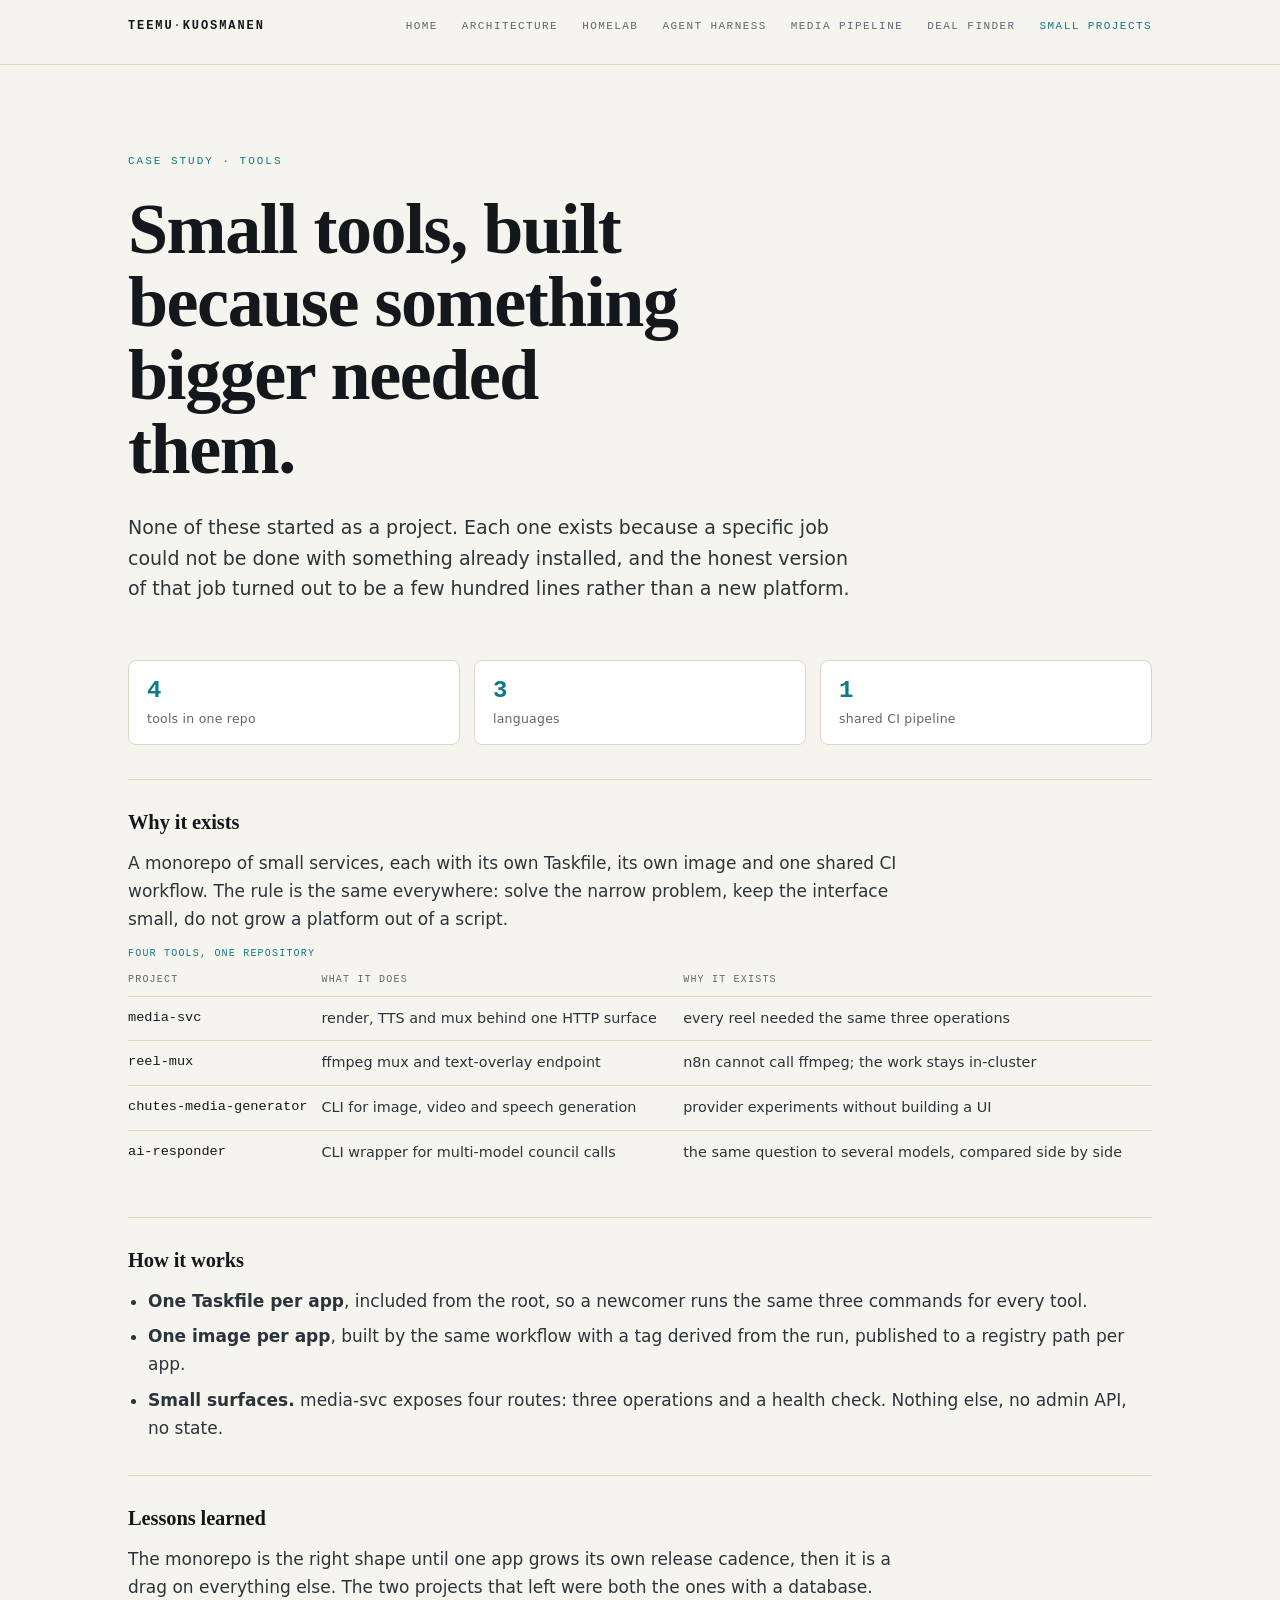
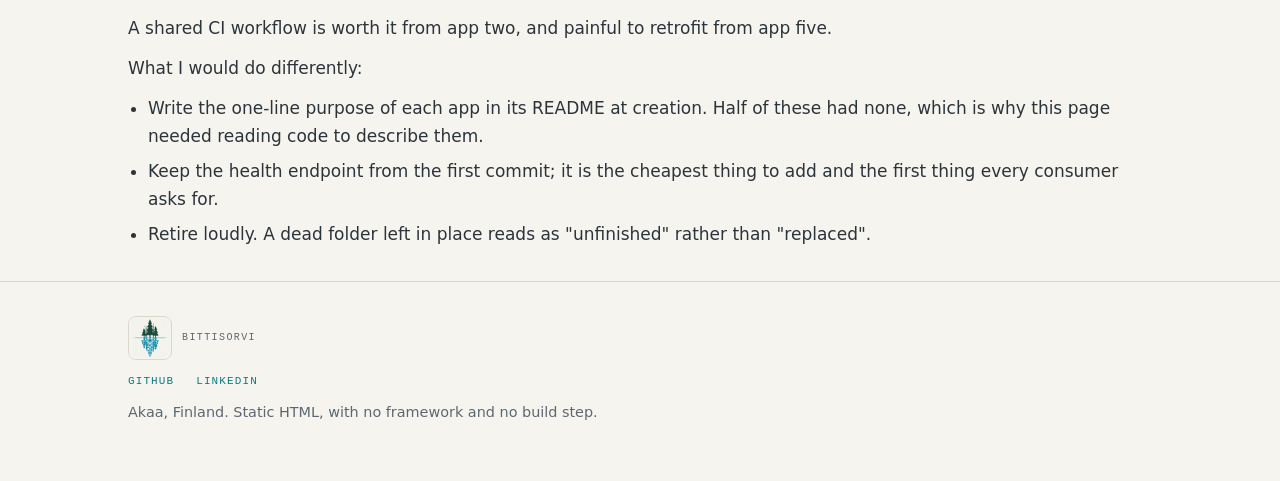
<file: small-projects.html>
<!DOCTYPE html>
<html lang="en">
<head>
<meta charset="utf-8">
<meta name="viewport" content="width=device-width,initial-scale=1">
<title>Small projects · Teemu</title>
<meta name="description" content="Small tools built because a bigger job needed them: a render service, a mux endpoint, a provider CLI, a multi-model wrapper.">
<link rel="stylesheet" href="styles.css">
<meta property="og:type" content="website">
<meta property="og:site_name" content="Teemu · platform engineering">
<meta property="og:title" content="Small projects · Teemu">
<meta property="og:description" content="Small tools built because a bigger job needed them: a render service, a mux endpoint, a provider CLI, a multi-model wrapper.">
<meta property="og:url" content="https://bittisorvi.github.io/small-projects.html">
<meta property="og:image" content="https://bittisorvi.github.io/og.png">
<meta property="og:image:width" content="1200">
<meta property="og:image:height" content="630">
<meta name="twitter:card" content="summary_large_image">
<link rel="icon" href="favicon.svg" type="image/svg+xml">
</head>
<body>
<a class="skip" href="#main">Skip to content</a>

<header class="site">
  <div class="wrap">
    <a class="brand" href="index.html">TEEMU<span>·</span>KUOSMANEN</a>
    <nav aria-label="Main">
      <ul>
        <li><a href="index.html">Home</a></li>
        <li><a href="architecture.html">Architecture</a></li>
        <li><a href="homelab.html">Homelab</a></li>
        <li><a href="agent-harness.html">Agent harness</a></li>
        <li><a href="media-pipeline.html">Media pipeline</a></li>
        <li><a href="deal-finder.html">Deal finder</a></li>
        <li><a href="small-projects.html" aria-current="page">Small projects</a></li>
      </ul>
    </nav>
  </div>
</header>

<main id="main">
  <div class="wrap">

    <div class="hero">
      <p class="kicker">Case study · Tools</p>
      <h1>Small tools, built because something bigger needed them.</h1>
      <p class="lede">None of these started as a project. Each one exists because a specific job could
        not be done with something already installed, and the honest version of that job turned out to
        be a few hundred lines rather than a new platform.</p>
    </div>

    <ul class="facts">
      <li class="fact"><b>4</b><span>tools in one repo</span></li>
      <li class="fact"><b>3</b><span>languages</span></li>
      <li class="fact"><b>1</b><span>shared CI pipeline</span></li>
    </ul>

    <div class="block">
      <h3>Why it exists</h3>
      <p>A monorepo of small services, each with its own Taskfile, its own image and one shared CI
        workflow. The rule is the same everywhere: solve the narrow problem, keep the interface small,
        do not grow a platform out of a script.</p>
      <table class="spec">
        <caption>Four tools, one repository</caption>
        <thead><tr><th>Project</th><th>What it does</th><th>Why it exists</th></tr></thead>
        <tbody>
          <tr><td>media-svc</td><td>render, TTS and mux behind one HTTP surface</td><td>every reel needed the same three operations</td></tr>
          <tr><td>reel-mux</td><td>ffmpeg mux and text-overlay endpoint</td><td>n8n cannot call ffmpeg; the work stays in-cluster</td></tr>
          <tr><td>chutes-media-generator</td><td>CLI for image, video and speech generation</td><td>provider experiments without building a UI</td></tr>
          <tr><td>ai-responder</td><td>CLI wrapper for multi-model council calls</td><td>the same question to several models, compared side by side</td></tr>
        </tbody>
      </table>
    </div>

    <div class="block">
      <h3>How it works</h3>
      <ul>
        <li><strong>One Taskfile per app</strong>, included from the root, so a newcomer runs the same
          three commands for every tool.</li>
        <li><strong>One image per app</strong>, built by the same workflow with a tag derived from the
          run, published to a registry path per app.</li>
        <li><strong>Small surfaces.</strong> media-svc exposes four routes: three operations and a
          health check. Nothing else, no admin API, no state.</li>
      </ul>
    </div>

    <div class="block">
      <h3>Lessons learned</h3>
      <p>The monorepo is the right shape until one app grows its own release cadence, then it is a
        drag on everything else. The two projects that left were both the ones with a database.</p>
      <p>A shared CI workflow is worth it from app two, and painful to retrofit from app five.</p>
      <p>What I would do differently:</p>
      <ul>
        <li>Write the one-line purpose of each app in its README at creation. Half of these had none,
          which is why this page needed reading code to describe them.</li>
        <li>Keep the health endpoint from the first commit; it is the cheapest thing to add and the
          first thing every consumer asks for.</li>
        <li>Retire loudly. A dead folder left in place reads as "unfinished" rather than "replaced".</li>
      </ul>
    </div>

  </div>
</main>

<footer class="site">
  <div class="wrap">
    <div class="foot-mark">
      <img src="bittisorvi-mark.png" alt="Bittisorvi" width="44" height="44">
      <span>Bittisorvi</span>
    </div>
    <div class="links">
      <a href="https://github.com/Bittisorvi">GitHub</a>
      <a href="https://www.linkedin.com/in/teemu-kuosmanen-785186122/">LinkedIn</a>
    </div>
    <p>Akaa, Finland. Static HTML, with no framework and no build step.</p>
  </div>
</footer>

</body>
</html>
</file>
<file: styles.css>
:root{
  --paper:#F6F4EE; --panel:#FFFFFF; --ink:#14181C; --body:#2C343B; --muted:#5D6771;
  --rule:#DCD7CB; --accent:#0E7A83; --good:#1E7A52; --warn:#9A6A16; --alert:#A33A2A; --plate:#0B1620;
  --mono:ui-monospace,SFMono-Regular,Menlo,Consolas,monospace;
  --serif:ui-serif,Georgia,"Times New Roman",serif;
  --sans:ui-sans-serif,system-ui,-apple-system,"Segoe UI",Roboto,Helvetica,Arial,sans-serif;
}
*{box-sizing:border-box}
html{-webkit-text-size-adjust:100%}
body{margin:0;background:var(--paper);color:var(--ink);font:17px/1.65 var(--sans);-webkit-font-smoothing:antialiased}
.wrap{max-width:1080px;margin:0 auto;padding:0 28px}
a{color:var(--accent);text-underline-offset:3px}
a:focus-visible{outline:2px solid var(--accent);outline-offset:3px}
.skip{position:absolute;left:-9999px}
.skip:focus{left:16px;top:16px;background:var(--panel);padding:8px 12px;z-index:9}

/* header */
header.site{position:sticky;top:0;z-index:5;background:rgba(246,244,238,.94);border-bottom:1px solid var(--rule);backdrop-filter:blur(6px)}
header.site .wrap{display:flex;align-items:baseline;justify-content:space-between;gap:24px;min-height:64px;flex-wrap:wrap;padding-top:20px;padding-bottom:20px}
.brand{font:600 12px/1 var(--mono);letter-spacing:.16em;text-transform:uppercase;color:var(--ink);text-decoration:none;white-space:nowrap}
.brand span{color:var(--accent)}
nav ul{display:flex;gap:24px;list-style:none;margin:0;padding:0;font:11px/1 var(--mono);letter-spacing:.13em;text-transform:uppercase;flex-wrap:wrap}
nav a{color:var(--muted);text-decoration:none;padding:4px 0}
nav a:hover{color:var(--ink)}
nav a[aria-current]{color:var(--accent)}

/* draft ribbon — remove before publishing */
.draftbar{margin:0;padding:7px 28px;background:rgba(154,106,22,.05);border-bottom:1px solid rgba(154,106,22,.16);color:var(--warn);font:10px/1.6 var(--mono);letter-spacing:.14em;text-transform:uppercase}

/* hero */
.hero{padding:88px 0 56px}
.hero-lockup{display:flex;align-items:center;gap:24px}
.hero-mark{width:clamp(56px,5.6vw,72px);height:clamp(56px,5.6vw,72px);display:block;border:1px solid var(--rule);border-radius:12px;flex:none}
.hero-lockup h1{font-size:clamp(1.65rem,2.75vw,2.1875rem);max-width:none;margin:0}
.kicker{font:11px/1.6 var(--mono);letter-spacing:.18em;text-transform:uppercase;color:var(--accent);margin:0 0 22px}
h1{font-family:var(--serif);font-weight:600;font-size:clamp(2.6rem,6.2vw,4.5rem);line-height:1.02;letter-spacing:-.02em;margin:0;max-width:16ch}
.lede{font-size:19px;line-height:1.6;color:var(--body);margin:26px 0 0;max-width:60ch}
.hero .note{margin-top:28px;max-width:60ch}
.lede strong{color:var(--ink);font-weight:600}

/* sections */
section{border-top:1px solid var(--rule);padding:56px 0}
h2{font:600 11px/1.6 var(--mono);letter-spacing:.18em;text-transform:uppercase;color:var(--accent);margin:0 0 26px}
h2::after{content:"";display:block;height:1px;background:var(--rule);margin-top:14px}

/* work rows (index) */
.rows{display:grid;gap:0}
.row{display:grid;grid-template-columns:44px 1fr auto;gap:26px;align-items:start;
  padding:26px 0;border-top:1px solid var(--rule);text-decoration:none;color:inherit}
.row:first-of-type{border-top:0}
.row .idx{font:11px/1.6 var(--mono);letter-spacing:.1em;color:var(--muted);padding-top:6px}
.row h3{font-family:var(--serif);font-weight:600;font-size:26px;line-height:1.2;margin:0 0 8px;letter-spacing:-.01em}
.row p{margin:0;color:var(--body);max-width:62ch}
.row .chips{list-style:none;display:flex;gap:8px;padding:0;margin:14px 0 0;flex-wrap:wrap}
.row .chips li{font:10px/1 var(--mono);letter-spacing:.1em;text-transform:uppercase;color:var(--muted);border:1px solid var(--rule);border-radius:999px;padding:5px 9px}
.row .go{font:600 11px/1 var(--mono);letter-spacing:.12em;text-transform:uppercase;color:var(--accent);white-space:nowrap;padding-top:7px}
.row:hover h3{color:var(--accent)}
.row:hover .go{text-decoration:underline}

/* facts */
.facts{display:grid;grid-template-columns:repeat(auto-fit,minmax(148px,1fr));gap:14px;margin:0 0 34px;padding:0;list-style:none}
.fact{background:var(--panel);border:1px solid var(--rule);border-radius:8px;padding:16px 18px}
.fact b{display:block;font:600 1.5rem/1.15 var(--mono);color:var(--accent);letter-spacing:-.02em}
.fact span{display:block;margin-top:6px;font-size:.78rem;line-height:1.4;color:var(--muted);letter-spacing:.02em}

/* prose blocks */
.block{padding:26px 0;border-top:1px solid var(--rule)}
.block:first-of-type{border-top:0;padding-top:0}
.block h3{margin:0 0 10px;font-family:var(--serif);font-size:1.28rem;font-weight:600;letter-spacing:-.005em}
.block p{margin:0 0 12px;color:var(--body);max-width:72ch}
.block p:last-child{margin-bottom:0}
.block ul{margin:0;padding-left:20px;color:var(--body)}
.block li{margin-bottom:7px}
code{font:0.9em var(--mono);background:rgba(14,122,131,.07);border:1px solid rgba(14,122,131,.2);border-radius:4px;padding:1px 5px;color:#0A5B62}
.note{font-size:.9rem;color:var(--muted);border-left:2px solid var(--rule);padding-left:14px;margin:0}
.note + .note{margin-top:12px}
.note a{color:var(--accent)}
.disclosure{border-left-color:var(--alert)}
.disclosure .stamp{display:inline-block;margin-right:9px;padding:3px 6px;border:1px solid var(--alert);border-radius:3px;color:var(--alert);font:600 9px/1 var(--mono);letter-spacing:.12em;text-transform:uppercase;transform:rotate(-2deg)}

/* diagram plates stay dark: they read as artefacts on paper */
.diagram{margin:0 0 10px;border:1px solid var(--rule);border-radius:10px;overflow:hidden;background:var(--plate)}
.diagram svg,.diagram img{display:block;width:100%;height:auto}
.figcap{font:10.5px/1.6 var(--mono);letter-spacing:.12em;text-transform:uppercase;color:var(--muted);margin:0 0 30px}

/* tree + spec table */
pre.tree{font:12px/1.7 var(--mono);background:var(--panel);border:1px solid var(--rule);border-radius:10px;padding:18px 20px;overflow-x:auto;color:var(--body);margin:0 0 16px}
pre.tree b{color:var(--accent);font-weight:600}
pre.tree i{color:var(--muted);font-style:normal}
table.spec{width:100%;border-collapse:collapse;margin:0 0 16px;font-size:.9rem}
table.spec caption{text-align:left;font:10px/1.6 var(--mono);letter-spacing:.12em;text-transform:uppercase;color:var(--accent);padding-bottom:10px}
table.spec th{text-align:left;font:10px/1.6 var(--mono);letter-spacing:.12em;text-transform:uppercase;color:var(--muted);border-bottom:1px solid var(--rule);padding:0 14px 8px 0;font-weight:400}
table.spec td{padding:10px 14px 10px 0;border-bottom:1px solid var(--rule);color:var(--body);vertical-align:top}
table.spec td:first-child{color:var(--ink);white-space:nowrap;font-family:var(--mono);font-size:.85rem}
table.spec th:first-child,table.spec td:first-child{width:1%}
table.spec tr:last-child td{border-bottom:0}

/* unresolved fields, draft only */
.todo{color:var(--muted);border-bottom:1px dashed var(--warn);text-decoration:none}

/* footer */
footer.site{border-top:1px solid var(--rule);padding:34px 0 56px;font-size:.9rem;color:var(--muted)}
footer.site .foot-mark{display:flex;align-items:center;gap:10px;margin-bottom:16px}
footer.site .foot-mark img{width:44px;height:44px;border:1px solid var(--rule);border-radius:8px;display:block}
footer.site .foot-mark span{font:10px/1 var(--mono);letter-spacing:.14em;text-transform:uppercase;color:var(--muted)}
footer.site .links{display:flex;gap:22px;flex-wrap:wrap;margin-bottom:14px;font:11px/1 var(--mono);letter-spacing:.1em;text-transform:uppercase}
footer.site .links a{text-decoration:none}
footer.site p{margin:0;max-width:60ch}

@media (max-width:820px){
  .row{grid-template-columns:1fr;gap:10px}
  .row .idx{display:none}
  .row .go{padding-top:0}
}
@media (max-width:760px){
  .hero-lockup{display:block}
  .hero-mark{width:88px;height:88px;margin:0 0 24px}
  .hero-lockup h1{font-size:clamp(2.2rem,7vw,2.8rem)}
}
@media (max-width:560px){
  .hero{padding:56px 0 40px}
  nav ul{gap:16px}
  h1{max-width:none}
  table.spec td:first-child{white-space:normal}
}
@media (prefers-reduced-motion:reduce){
  .row{transition:none}
}
</file>
